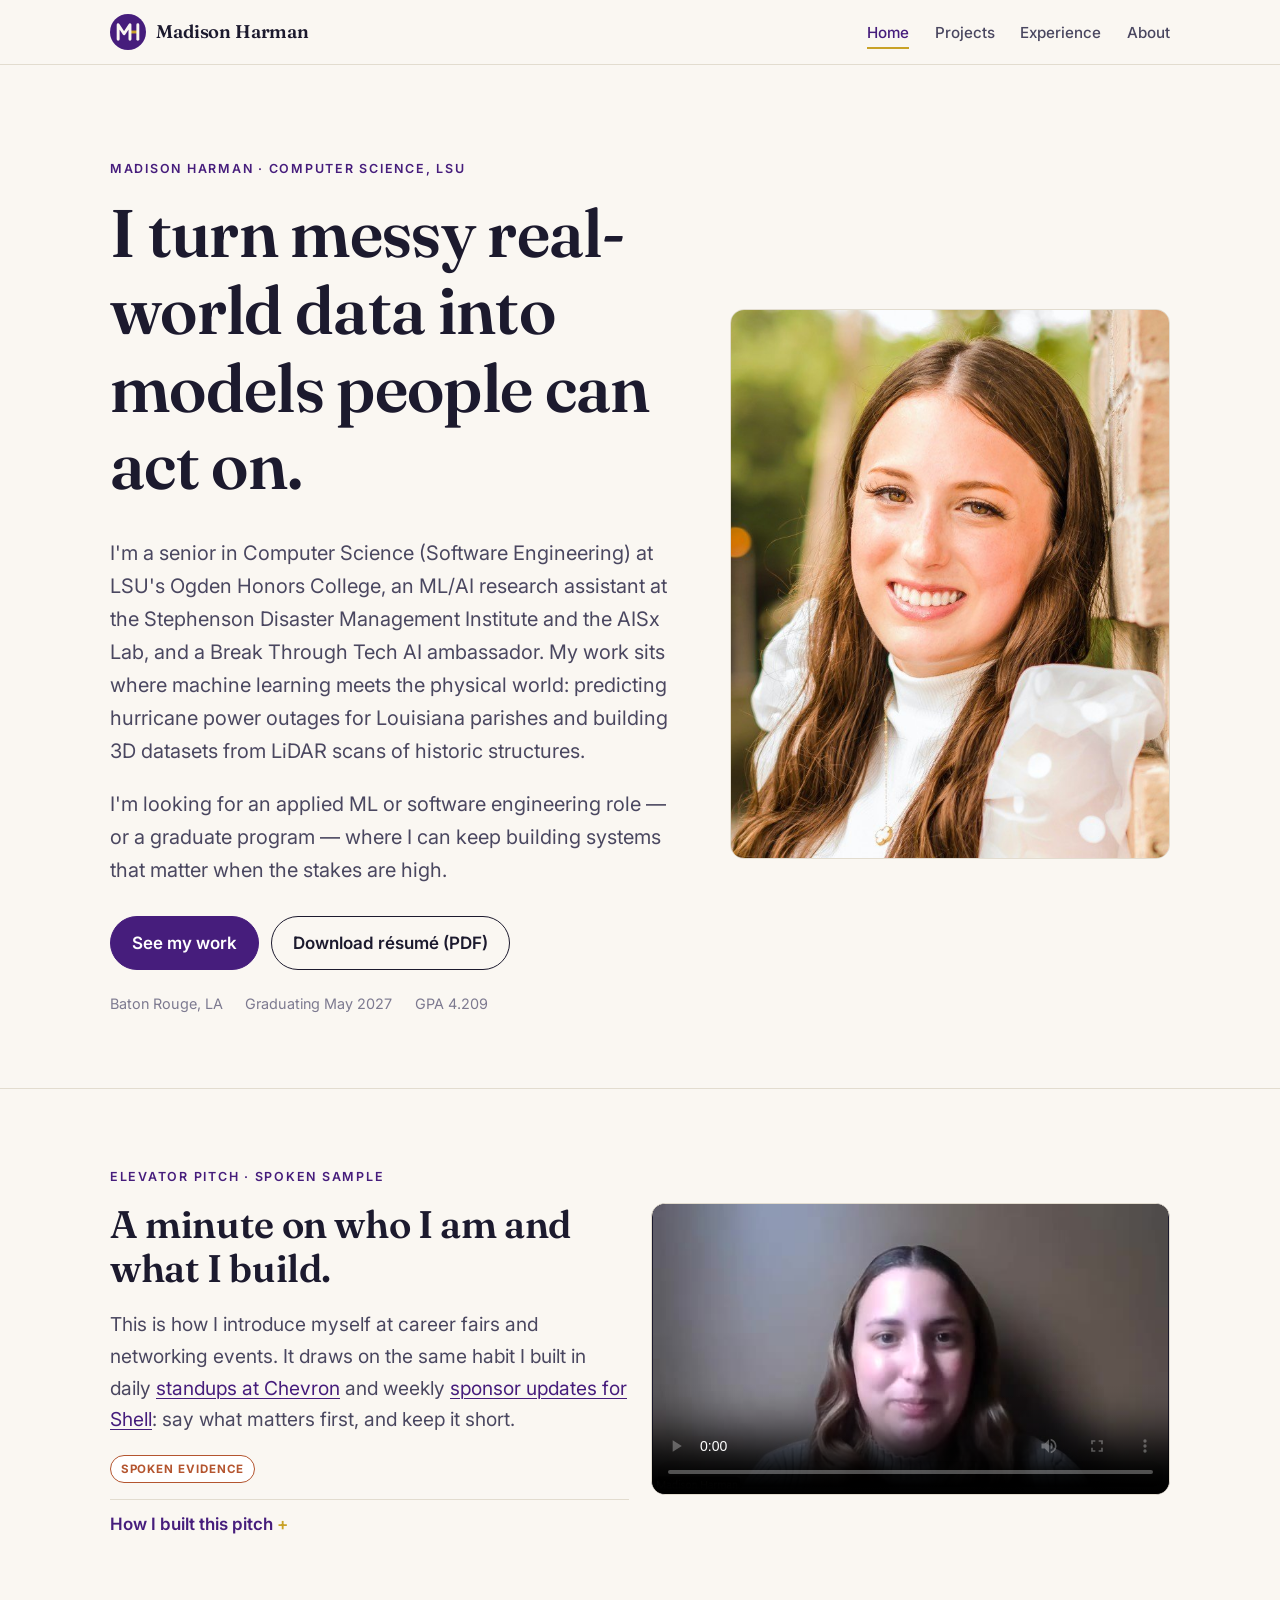
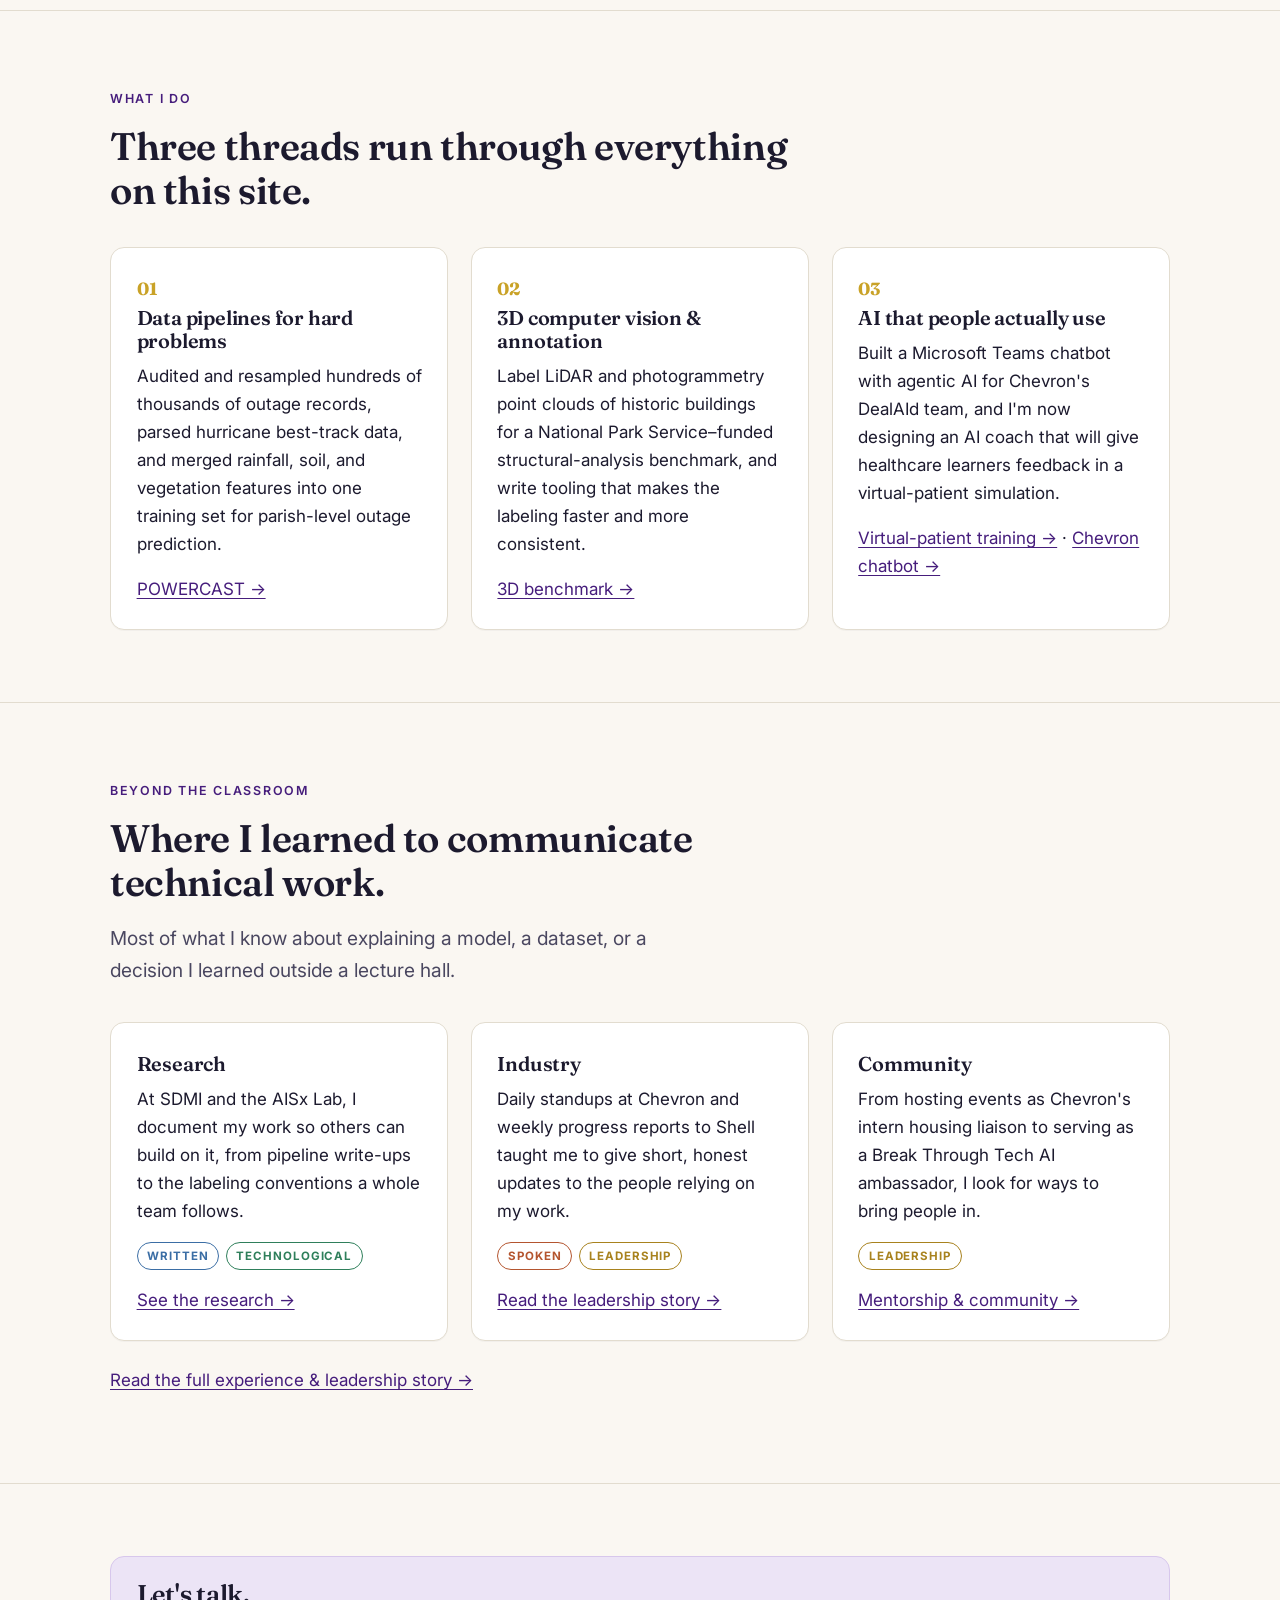
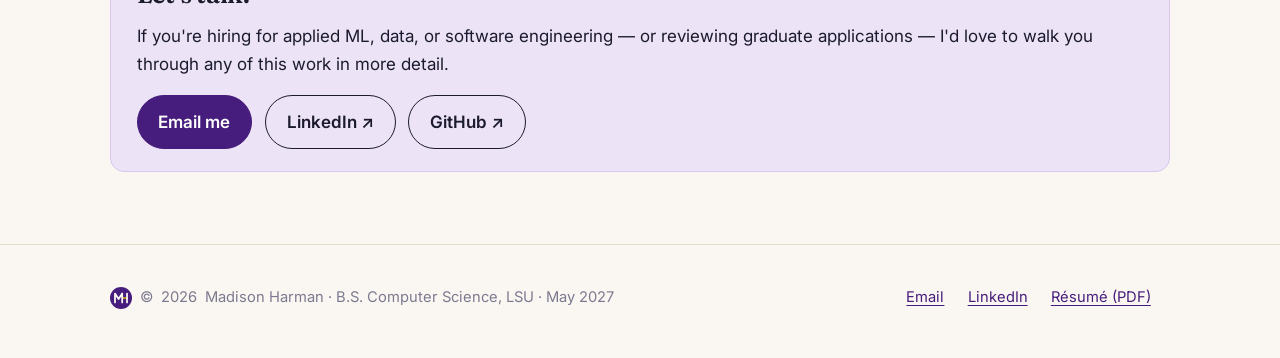
<file: index.html>
<!DOCTYPE html>
<html lang="en">
<head>
  <meta charset="utf-8">
  <meta name="viewport" content="width=device-width, initial-scale=1">
  <title>Madison Harman — Applied ML &amp; Software Engineering</title>
  <meta name="description" content="Madison Harman — LSU Computer Science (Software Engineering) student and ML/AI research assistant building data pipelines and 3D computer vision datasets for disaster response and historic preservation. Graduating May 2027.">
  <link rel="icon" href="favicon.svg" type="image/svg+xml">
  <link rel="icon" href="favicon.ico" sizes="32x32">
  <link rel="apple-touch-icon" href="apple-touch-icon.png">
  <meta name="theme-color" content="#461d7c">
  <meta property="og:image" content="assets/brand/mark-512.png">
  <link rel="preconnect" href="https://fonts.googleapis.com">
  <link href="https://fonts.googleapis.com/css2?family=Fraunces:wght@600;700&family=Inter:wght@400;500;600&display=swap" rel="stylesheet">
  <link rel="stylesheet" href="styles.css">
</head>
<body>
  <a class="skip" href="#main">Skip to content</a>

  <header class="site-header">
    <div class="wrap">
      <a class="brand" href="index.html" aria-label="Madison Harman, home">
        <img src="assets/brand/logo-mark.svg" alt="" width="36" height="36">
        <span class="brand-name">Madison Harman</span>
      </a>
      <nav aria-label="Primary">
        <button class="nav-toggle" aria-expanded="false" aria-controls="primary-nav">Menu</button>
        <ul id="primary-nav">
          <li><a href="index.html">Home</a></li>
          <li><a href="projects.html">Projects</a></li>
          <li><a href="experience.html">Experience</a></li>
          <li><a href="about.html">About</a></li>
        </ul>
      </nav>
    </div>
  </header>

  <main id="main">

    <!-- ================= HERO ================= -->
    <section class="hero">
      <div class="wrap hero-grid">
        <div>
          <span class="eyebrow">Madison Harman · Computer Science, LSU</span>
          <h1>I turn messy real-world data into models people can act on.</h1>
          <p class="intro">
            I'm a senior in Computer Science (Software Engineering) at LSU's Ogden Honors College, an ML/AI
            research assistant at the Stephenson Disaster Management Institute and the AISx Lab, and a Break Through
            Tech AI ambassador. My work sits where machine learning meets the physical world: predicting hurricane
            power outages for Louisiana parishes and building 3D datasets from LiDAR scans of historic structures.
          </p>
          <p class="intro">
            I'm looking for an applied ML or software engineering role — or a graduate program — where I can keep
            building systems that matter when the stakes are high.
          </p>
          <div class="btn-row">
            <a class="btn primary" href="projects.html">See my work</a>
            <a class="btn" href="assets/madison-harman-resume.pdf" download>Download résumé (PDF)</a>
          </div>
          <div class="hero-meta">
            <span>Baton Rouge, LA</span>
            <span>Graduating May 2027</span>
            <span>GPA 4.209</span>
          </div>
        </div>
        <div class="portrait">
          <img src="assets/madison-headshot.jpg" alt="Headshot of Madison Harman smiling, leaning against a brick wall outdoors.">
        </div>
      </div>
    </section>

    <!-- ================= ELEVATOR PITCH ================= -->
    <section id="pitch">
      <div class="wrap">
        <div class="grid-2" style="align-items:center;">
          <div>
            <span class="eyebrow">Elevator pitch · Spoken sample</span>
            <h2>A minute on who I am and what I build.</h2>
            <p class="lede">
              This is how I introduce myself at career fairs and networking events. It draws on the same habit I built in
              daily <a href="experience.html#leadership">standups at Chevron</a> and weekly <a href="projects.html#shell">sponsor updates for Shell</a>: say what matters first, and keep it short.
            </p>
            <div class="tags">
              <span class="tag spoken">Spoken evidence</span>
            </div>
            <details>
              <summary>How I built this pitch</summary>
              <p>
                Rather than listing every role, the pitch leads with the problem I care about — data that is incomplete,
                noisy, and tied to real consequences — and uses my experiences as proof. A good introduction is a story
                with a point, not a résumé read aloud.
              </p>
            </details>
          </div>
          <div class="video-frame">
            <video controls preload="metadata" playsinline poster="assets/pitch-poster.jpg" aria-label="Madison Harman elevator pitch video">
              <source src="assets/madison-elevator-pitch.mp4" type="video/mp4">
              Your browser does not support embedded video.
              <a href="assets/madison-elevator-pitch.mp4">Open the video</a>.
            </video>
          </div>
        </div>
      </div>
    </section>

    <!-- ================= THREE THREADS ================= -->
    <section>
      <div class="wrap">
        <div class="section-head">
          <span class="eyebrow">What I do</span>
          <h2>Three threads run through everything on this site.</h2>
        </div>
        <div class="grid-3">
          <article class="card">
            <div class="num">01</div>
            <h3>Data pipelines for hard problems</h3>
            <p>
              Audited and resampled hundreds of thousands of outage records, parsed hurricane best-track data,
              and merged rainfall, soil, and vegetation features into one training set for parish-level outage prediction.
            </p>
            <a href="projects.html#powercast">POWERCAST →</a>
          </article>
          <article class="card">
            <div class="num">02</div>
            <h3>3D computer vision &amp; annotation</h3>
            <p>
              Label LiDAR and photogrammetry point clouds of historic buildings for a National Park Service–funded
              structural-analysis benchmark, and write tooling that makes the labeling faster and more consistent.
            </p>
            <a href="projects.html#point-cloud">3D benchmark →</a>
          </article>
          <article class="card">
            <div class="num">03</div>
            <h3>AI that people actually use</h3>
            <p>
              Built a Microsoft Teams chatbot with agentic AI for Chevron's DealAId team, and I'm now designing an AI coach that
              will give healthcare learners feedback in a virtual-patient simulation.
            </p>
            <a href="projects.html#virtual-patient">Virtual-patient training →</a> · <a href="projects.html#chevron-bot">Chevron chatbot →</a>
          </article>
        </div>
      </div>
    </section>

    <!-- ================= BEYOND THE CLASSROOM ================= -->
    <section>
      <div class="wrap">
        <div class="section-head">
          <span class="eyebrow">Beyond the classroom</span>
          <h2>Where I learned to communicate technical work.</h2>
          <p class="lede">
            Most of what I know about explaining a model, a dataset, or a decision I learned outside a lecture hall.
          </p>
        </div>
        <div class="grid-3">
          <div class="card">
            <h3>Research</h3>
            <p>At SDMI and the AISx Lab, I document my work so others can build on it, from pipeline write-ups to the labeling conventions a whole team follows.</p>
            <div class="tags"><span class="tag written">Written</span><span class="tag tech">Technological</span></div>
            <a href="projects.html#powercast">See the research →</a>
          </div>
          <div class="card">
            <h3>Industry</h3>
            <p>Daily standups at Chevron and weekly progress reports to Shell taught me to give short, honest updates to the people relying on my work.</p>
            <div class="tags"><span class="tag spoken">Spoken</span><span class="tag lead">Leadership</span></div>
            <a href="experience.html#leadership">Read the leadership story →</a>
          </div>
          <div class="card">
            <h3>Community</h3>
            <p>From hosting events as Chevron's intern housing liaison to serving as a Break Through Tech AI ambassador, I look for ways to bring people in.</p>
            <div class="tags"><span class="tag lead">Leadership</span></div>
            <a href="experience.html#community">Mentorship &amp; community →</a>
          </div>
        </div>
        <p style="margin-top:1.6rem;"><a href="experience.html">Read the full experience &amp; leadership story →</a></p>
      </div>
    </section>

    <!-- ================= CTA ================= -->
    <section>
      <div class="wrap">
        <div class="callout callout-purple">
          <h2 style="font-size:1.6rem;">Let's talk.</h2>
          <p>
            If you're hiring for applied ML, data, or software engineering — or reviewing graduate applications —
            I'd love to walk you through any of this work in more detail.
          </p>
          <div class="btn-row" style="margin-top:.6rem;">
            <a class="btn primary" href="mailto:mharma6@lsu.edu">Email me</a>
            <a class="btn" href="https://www.linkedin.com/in/madison-harman-290242289/" target="_blank" rel="noopener">LinkedIn ↗</a>
            <a class="btn" href="https://github.com/MadisonHarman" target="_blank" rel="noopener">GitHub ↗</a>
          </div>
        </div>
      </div>
    </section>

  </main>

  <footer class="site-footer">
    <div class="wrap">
      <div class="footer-brand"><img src="assets/brand/logo-mark.svg" alt="" width="22" height="22"> © <span id="year"></span> Madison Harman · B.S. Computer Science, LSU · May 2027</div>
      <div>
        <a href="mailto:mharma6@lsu.edu">Email</a>
        <a href="https://www.linkedin.com/in/madison-harman-290242289/" target="_blank" rel="noopener">LinkedIn</a>
        <a href="assets/madison-harman-resume.pdf" download>Résumé (PDF)</a>
      </div>
    </div>
  </footer>

  <script src="script.js"></script>
</body>
</html>
</file>
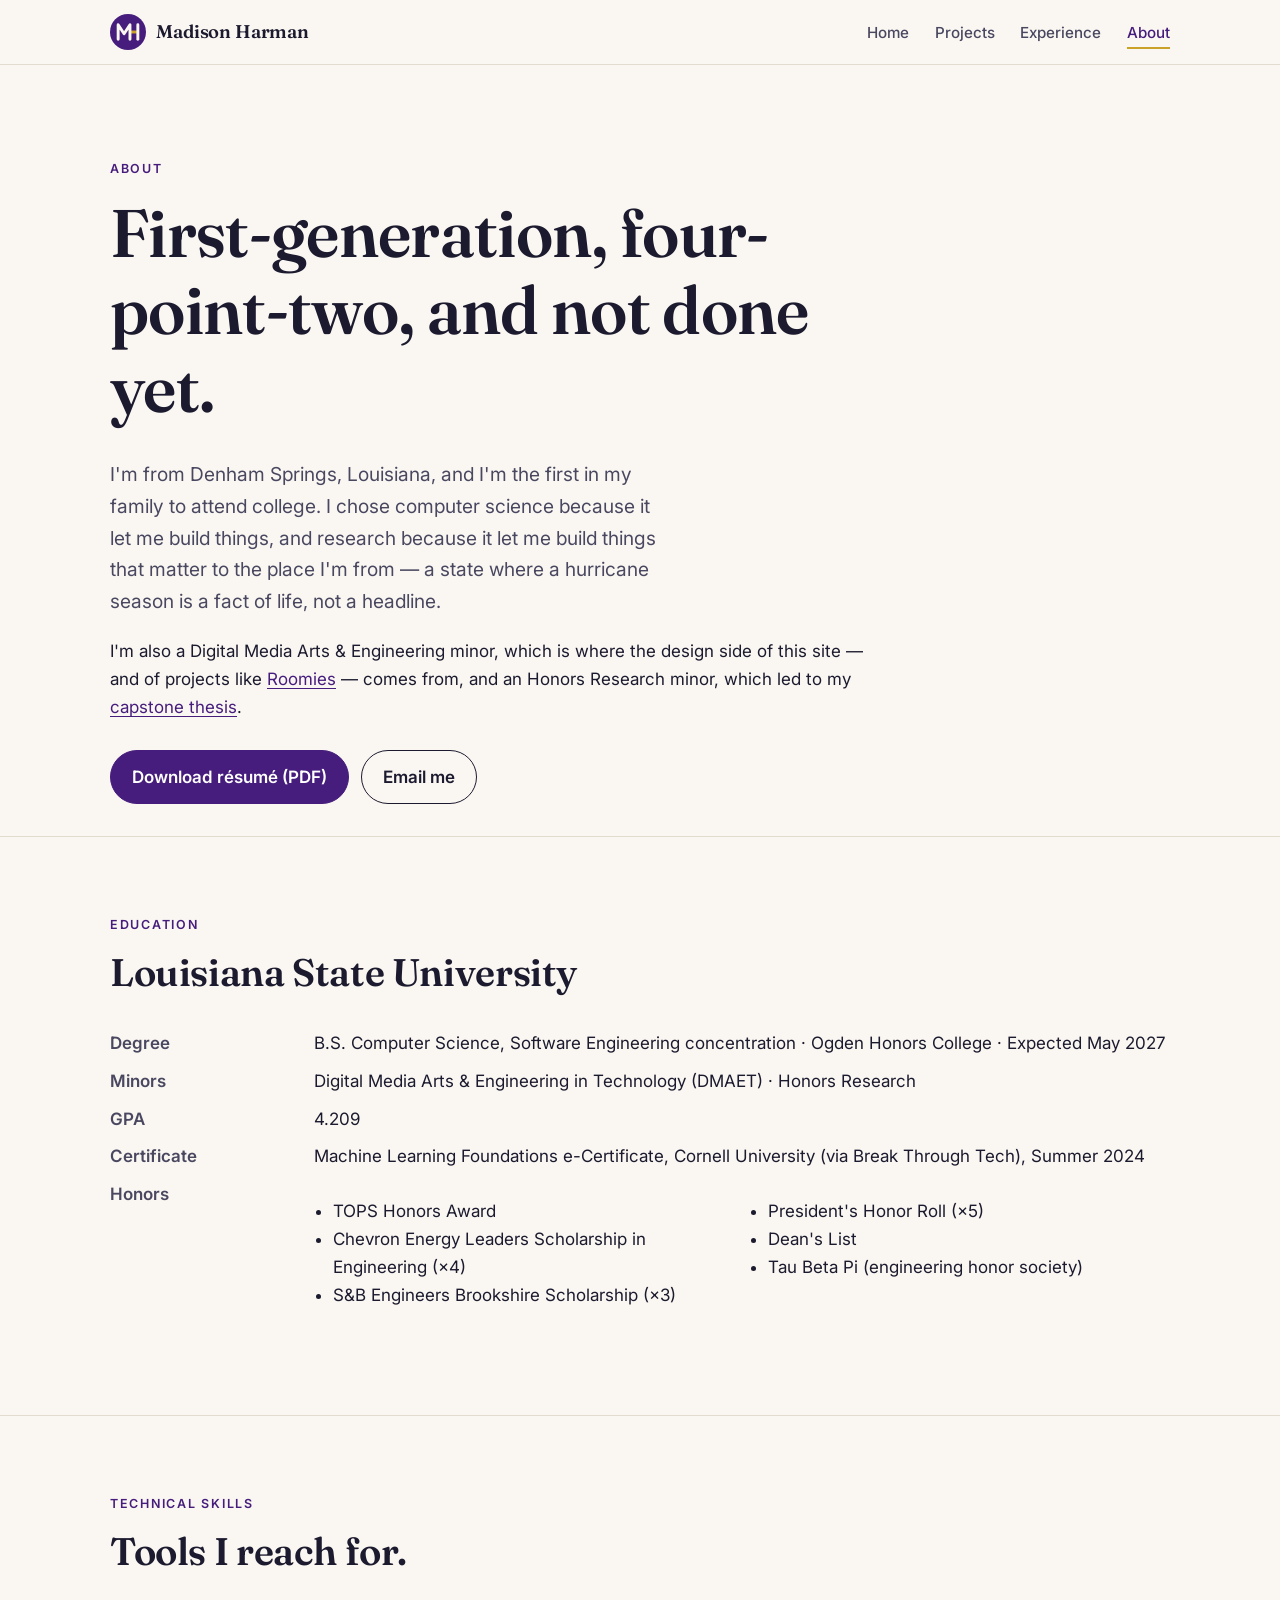
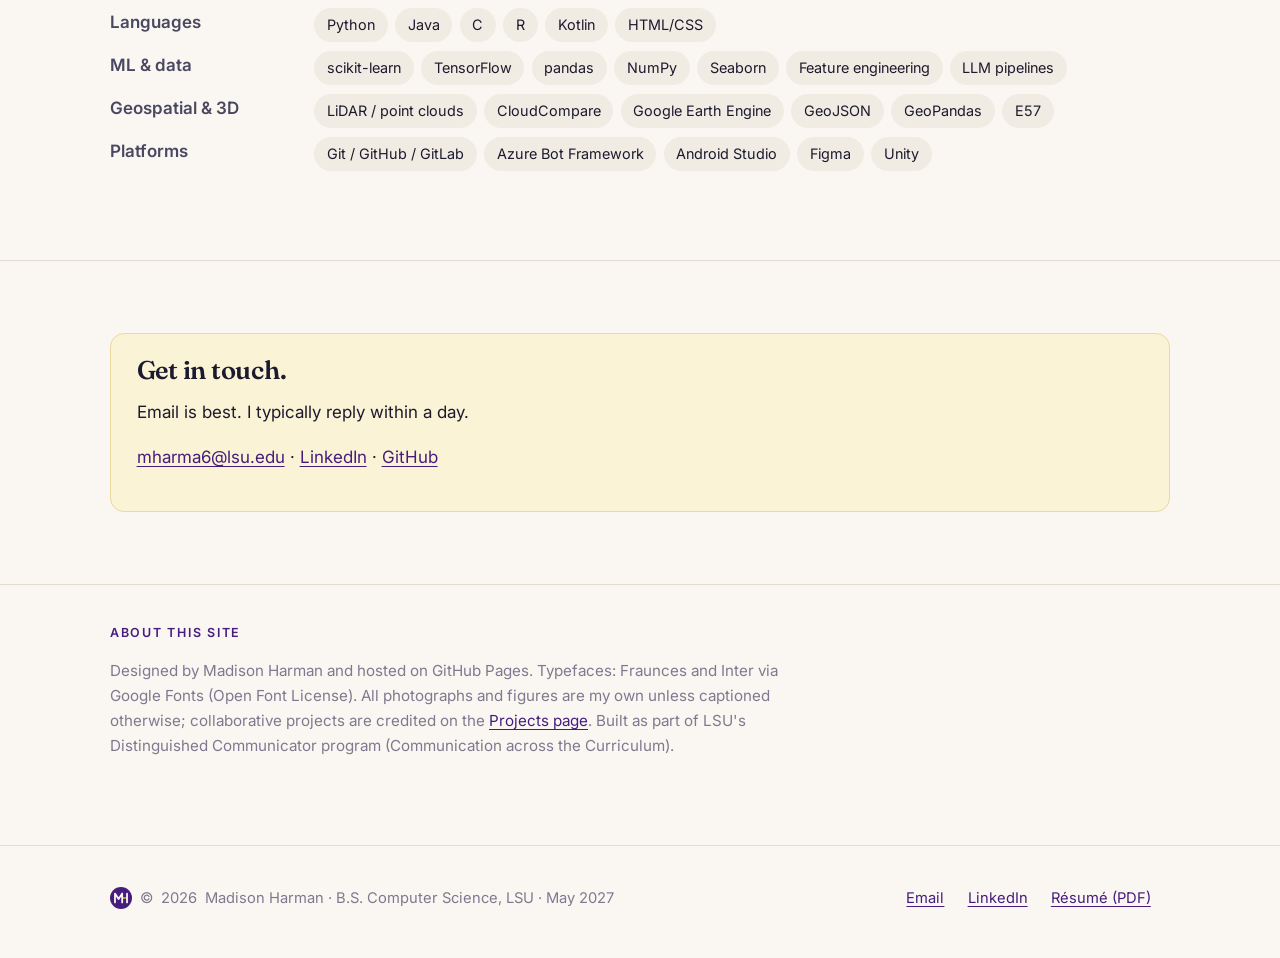
<file: about.html>
<!DOCTYPE html>
<html lang="en">
<head>
  <meta charset="utf-8">
  <meta name="viewport" content="width=device-width, initial-scale=1">
  <title>Madison Harman — About</title>
  <meta name="description" content="About Madison Harman: education, honors, technical skills, and how to get in touch.">
  <link rel="icon" href="favicon.svg" type="image/svg+xml">
  <link rel="icon" href="favicon.ico" sizes="32x32">
  <link rel="apple-touch-icon" href="apple-touch-icon.png">
  <meta name="theme-color" content="#461d7c">
  <meta property="og:image" content="assets/brand/mark-512.png">
  <link rel="preconnect" href="https://fonts.googleapis.com">
  <link href="https://fonts.googleapis.com/css2?family=Fraunces:wght@600;700&family=Inter:wght@400;500;600&display=swap" rel="stylesheet">
  <link rel="stylesheet" href="styles.css">
</head>
<body>
  <a class="skip" href="#main">Skip to content</a>

  <header class="site-header">
    <div class="wrap">
      <a class="brand" href="index.html" aria-label="Madison Harman, home">
        <img src="assets/brand/logo-mark.svg" alt="" width="36" height="36">
        <span class="brand-name">Madison Harman</span>
      </a>
      <nav aria-label="Primary">
        <button class="nav-toggle" aria-expanded="false" aria-controls="primary-nav">Menu</button>
        <ul id="primary-nav">
          <li><a href="index.html">Home</a></li>
          <li><a href="projects.html">Projects</a></li>
          <li><a href="experience.html">Experience</a></li>
          <li><a href="about.html">About</a></li>
        </ul>
      </nav>
    </div>
  </header>

  <main id="main">
    <section class="hero" style="padding-bottom:2rem;">
      <div class="wrap">
        <div style="max-width:760px;">
          <span class="eyebrow">About</span>
          <h1>First-generation, four-point-two, and not done yet.</h1>
          <p class="lede">
            I'm from Denham Springs, Louisiana, and I'm the first in my family to attend college. I chose
            computer science because it let me build things, and research because it let me build things that
            matter to the place I'm from — a state where a hurricane season is a fact of life, not a headline.
          </p>
          <p>
            I'm also a Digital Media Arts &amp; Engineering minor, which is where the design side of this site — and of
            projects like <a href="projects.html#roomies">Roomies</a> — comes from, and an Honors Research minor, which led to my
            <a href="projects.html#virtual-patient">capstone thesis</a>.
          </p>
          <div class="btn-row">
            <a class="btn primary" href="assets/madison-harman-resume.pdf" download>Download résumé (PDF)</a>
            <a class="btn" href="mailto:mharma6@lsu.edu">Email me</a>
          </div>
        </div>
      </div>
    </section>

    <!-- ================= EDUCATION ================= -->
    <section id="education">
      <div class="wrap">
        <div class="section-head">
          <span class="eyebrow">Education</span>
          <h2>Louisiana State University</h2>
        </div>
        <dl class="kv">
          <dt>Degree</dt>
          <dd>B.S. Computer Science, Software Engineering concentration · Ogden Honors College · Expected May 2027</dd>
          <dt>Minors</dt>
          <dd>Digital Media Arts &amp; Engineering in Technology (DMAET) · Honors Research</dd>
          <dt>GPA</dt>
          <dd>4.209</dd>
          <dt>Certificate</dt>
          <dd>Machine Learning Foundations e-Certificate, Cornell University (via Break Through Tech), Summer 2024</dd>
          <dt>Honors</dt>
          <dd>
            <ul class="honors">
              <li>TOPS Honors Award</li>
              <li>Chevron Energy Leaders Scholarship in Engineering (×4)</li>
              <li>S&amp;B Engineers Brookshire Scholarship (×3)</li>
              <li>President's Honor Roll (×5)</li>
              <li>Dean's List</li>
              <li>Tau Beta Pi (engineering honor society)</li>
            </ul>
          </dd>
        </dl>
      </div>
    </section>

    <!-- ================= SKILLS ================= -->
    <section>
      <div class="wrap">
        <div class="section-head">
          <span class="eyebrow">Technical skills</span>
          <h2>Tools I reach for.</h2>
        </div>
        <dl class="kv">
          <dt>Languages</dt>
          <dd><ul class="pill-list"><li>Python</li><li>Java</li><li>C</li><li>R</li><li>Kotlin</li><li>HTML/CSS</li></ul></dd>
          <dt>ML &amp; data</dt>
          <dd><ul class="pill-list"><li>scikit-learn</li><li>TensorFlow</li><li>pandas</li><li>NumPy</li><li>Seaborn</li><li>Feature engineering</li><li>LLM pipelines</li></ul></dd>
          <dt>Geospatial &amp; 3D</dt>
          <dd><ul class="pill-list"><li>LiDAR / point clouds</li><li>CloudCompare</li><li>Google Earth Engine</li><li>GeoJSON</li><li>GeoPandas</li><li>E57</li></ul></dd>
          <dt>Platforms</dt>
          <dd><ul class="pill-list"><li>Git / GitHub / GitLab</li><li>Azure Bot Framework</li><li>Android Studio</li><li>Figma</li><li>Unity</li></ul></dd>
        </dl>
      </div>
    </section>

    <!-- ================= CONTACT ================= -->
    <section>
      <div class="wrap">
        <div class="callout">
          <h2 style="font-size:1.6rem;">Get in touch.</h2>
          <p>Email is best. I typically reply within a day.</p>
          <p>
            <a href="mailto:mharma6@lsu.edu">mharma6@lsu.edu</a> ·
            <a href="https://www.linkedin.com/in/madison-harman-290242289/" target="_blank" rel="noopener">LinkedIn</a> ·
            <a href="https://github.com/MadisonHarman" target="_blank" rel="noopener">GitHub</a>
          </p>
        </div>
      </div>
    </section>

    <!-- ================= SITE CREDITS ================= -->
    <section style="padding-top:2rem;">
      <div class="wrap">
        <span class="eyebrow">About this site</span>
        <p style="color:var(--muted); font-size:.95rem; max-width:70ch;">
          Designed by Madison Harman and hosted on GitHub Pages. Typefaces:
          Fraunces and Inter via Google Fonts (Open Font License). All photographs and figures are my own unless captioned
          otherwise; collaborative projects are credited on the <a href="projects.html#credits">Projects page</a>. Built as
          part of LSU's Distinguished Communicator program (Communication across the Curriculum).
        </p>
      </div>
    </section>
  </main>

  <footer class="site-footer">
    <div class="wrap">
      <div class="footer-brand"><img src="assets/brand/logo-mark.svg" alt="" width="22" height="22"> © <span id="year"></span> Madison Harman · B.S. Computer Science, LSU · May 2027</div>
      <div>
        <a href="mailto:mharma6@lsu.edu">Email</a>
        <a href="https://www.linkedin.com/in/madison-harman-290242289/" target="_blank" rel="noopener">LinkedIn</a>
        <a href="assets/madison-harman-resume.pdf" download>Résumé (PDF)</a>
      </div>
    </div>
  </footer>

  <script src="script.js"></script>
</body>
</html>
</file>
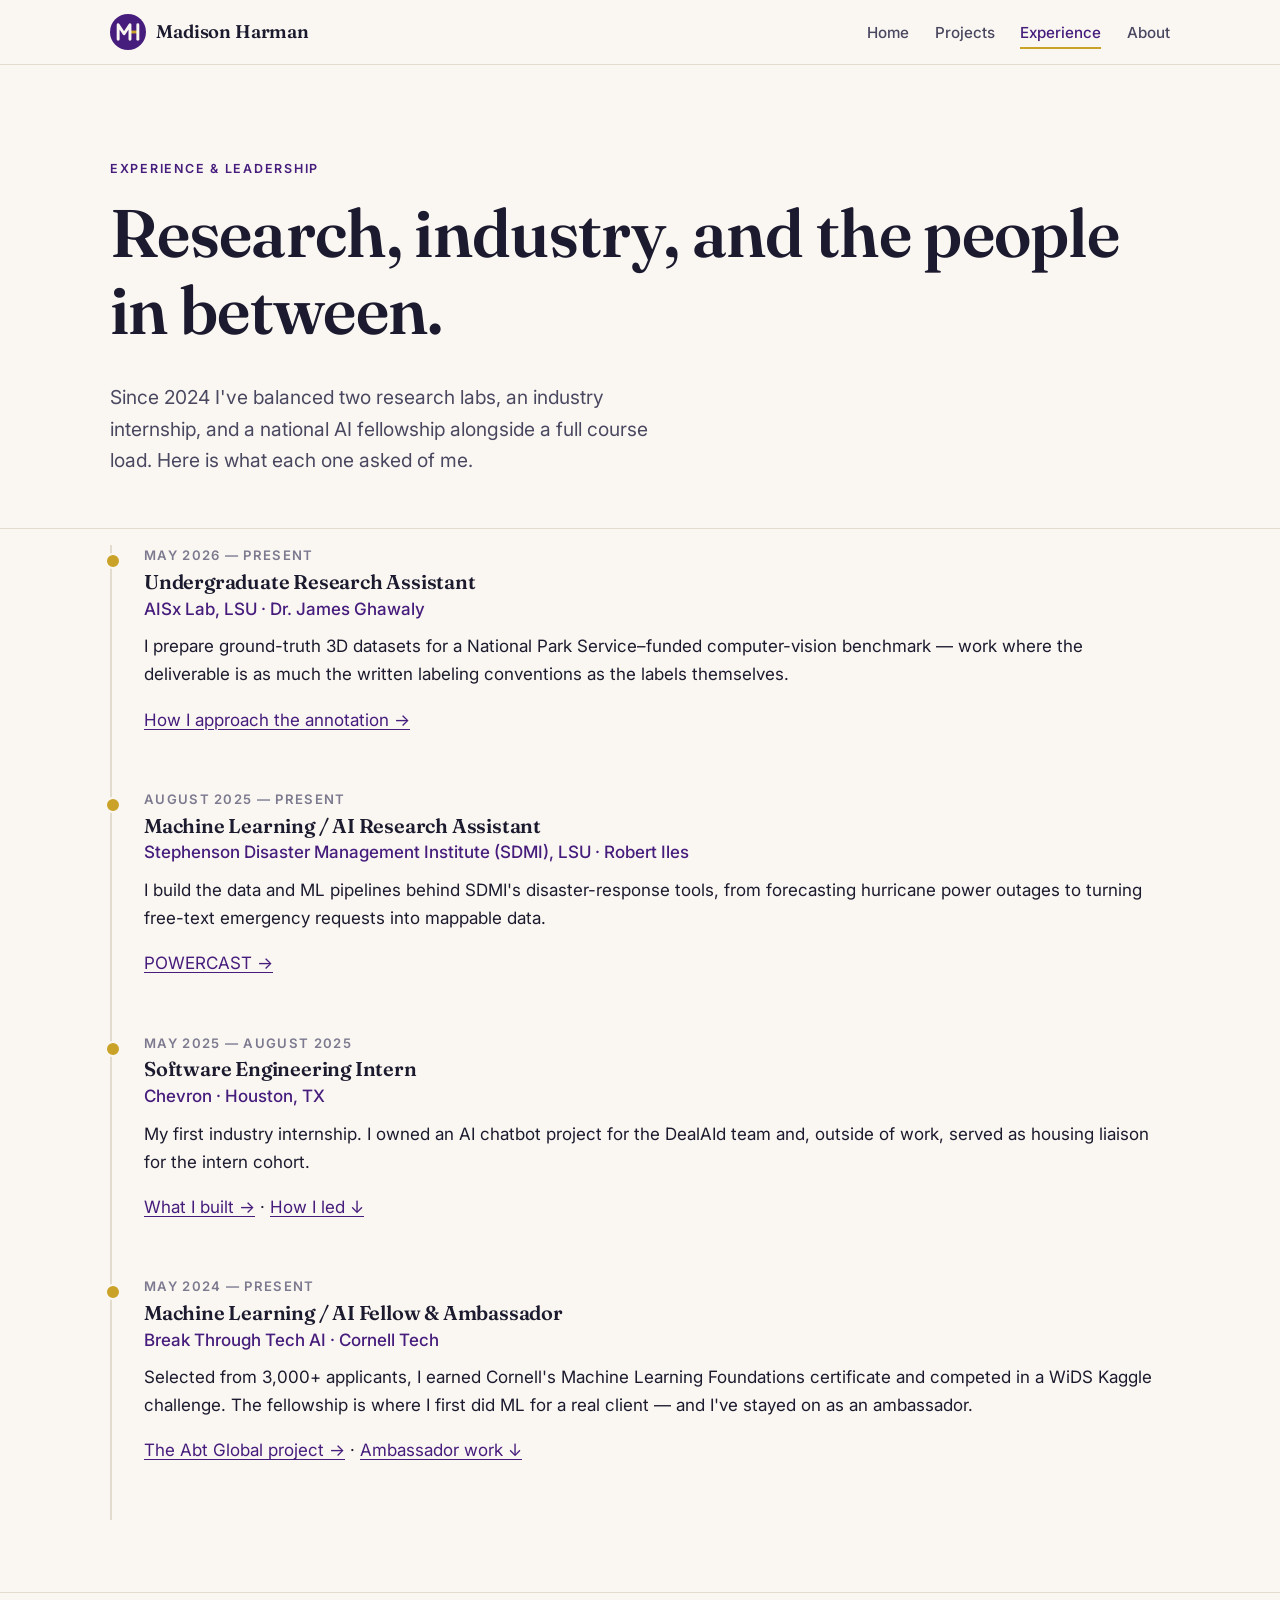
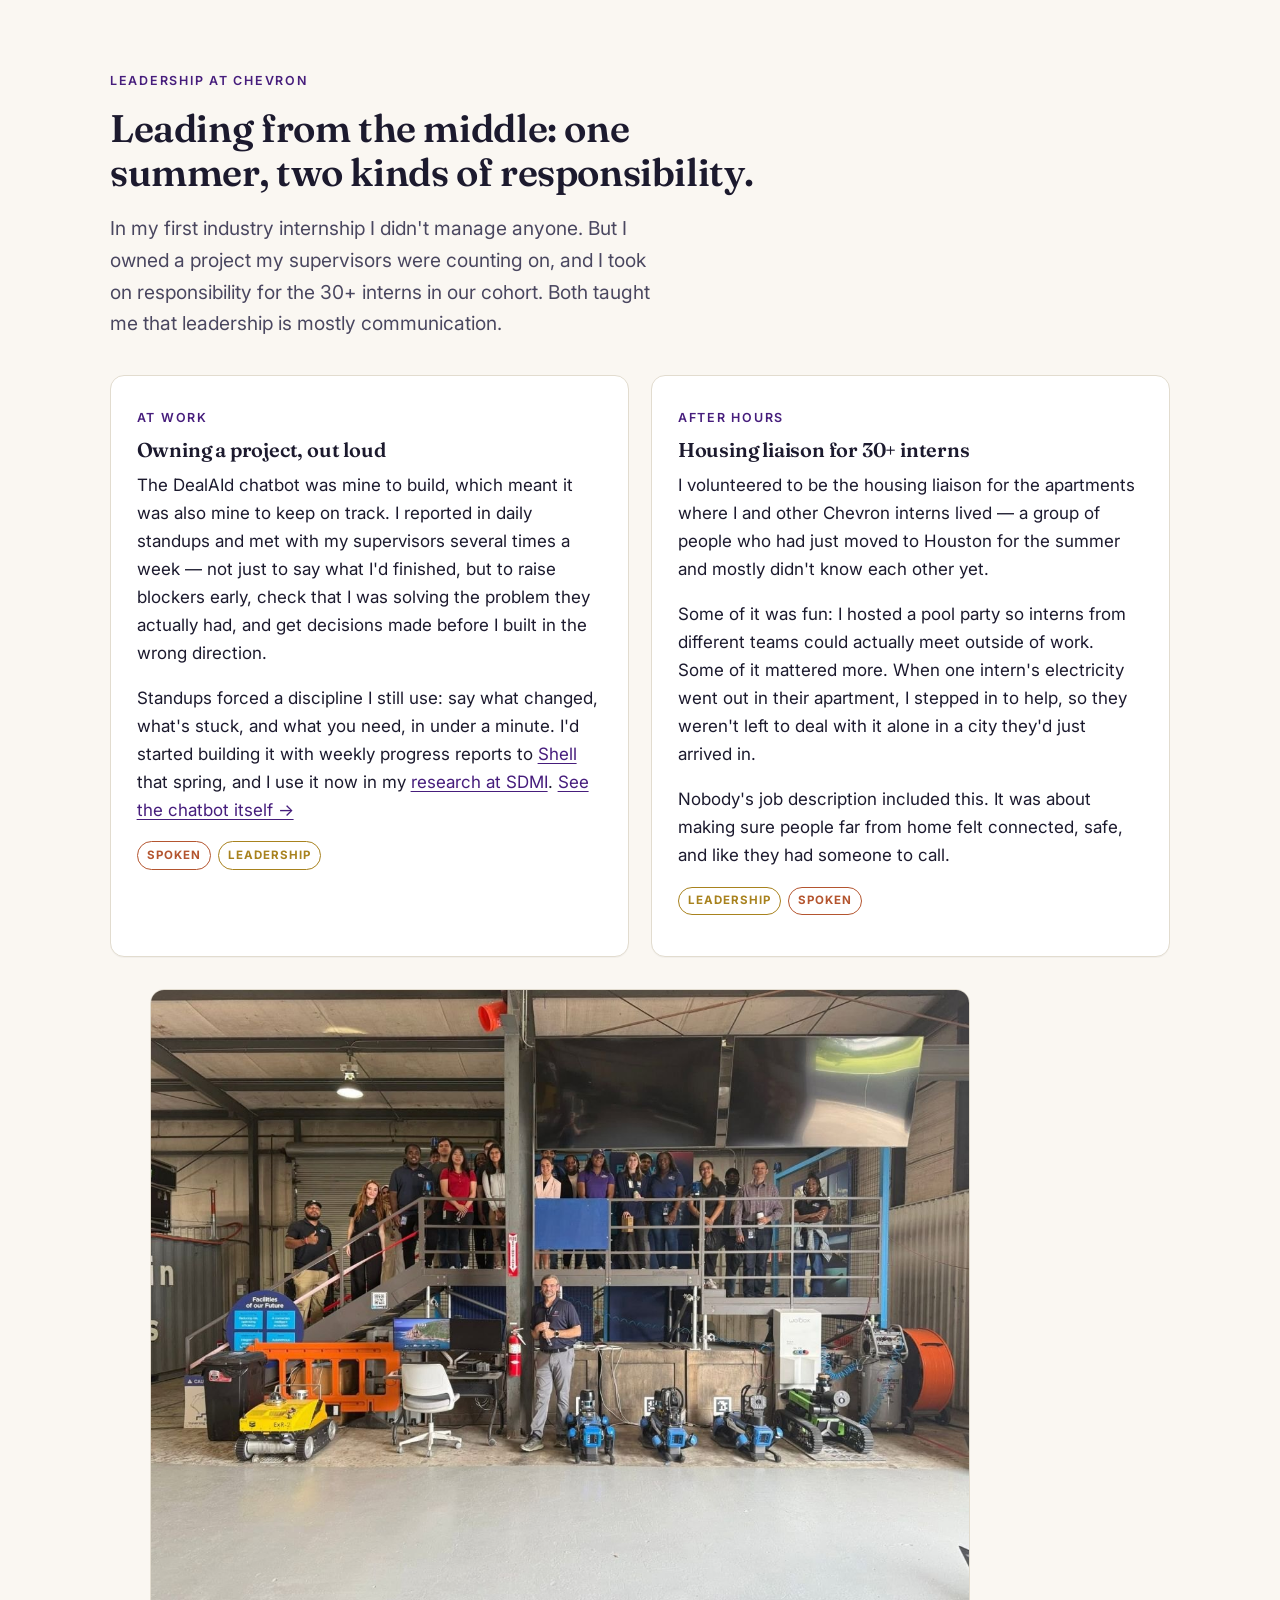
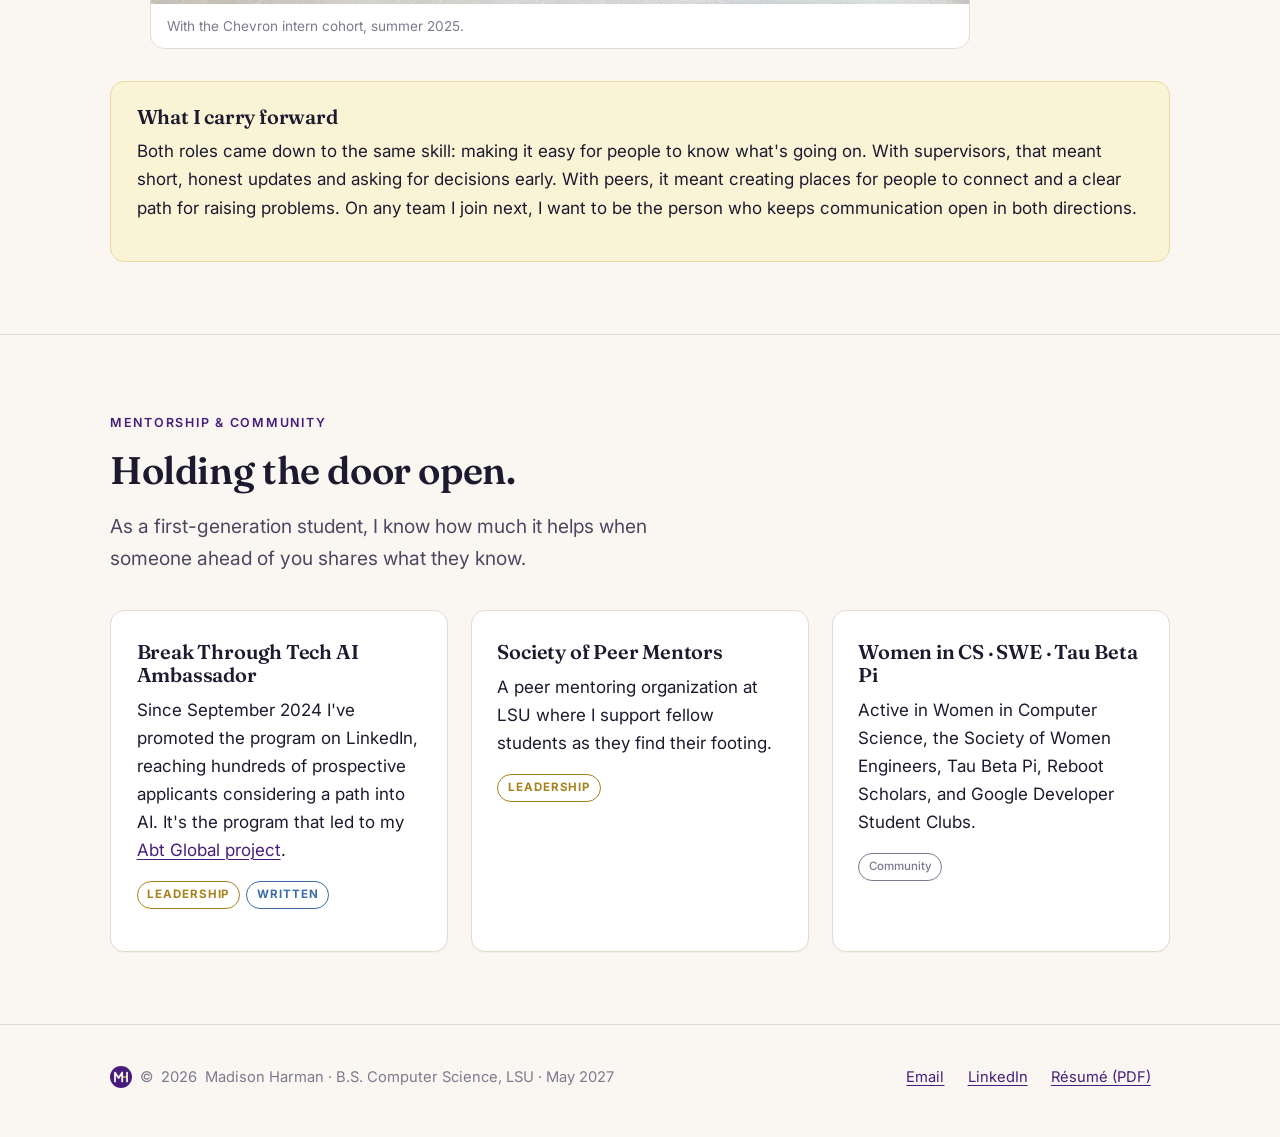
<file: experience.html>
<!DOCTYPE html>
<html lang="en">
<head>
  <meta charset="utf-8">
  <meta name="viewport" content="width=device-width, initial-scale=1">
  <title>Madison Harman — Experience &amp; Leadership</title>
  <meta name="description" content="Madison Harman's research, industry, and leadership experience: SDMI, AISx Lab, Chevron, and Break Through Tech AI.">
  <link rel="icon" href="favicon.svg" type="image/svg+xml">
  <link rel="icon" href="favicon.ico" sizes="32x32">
  <link rel="apple-touch-icon" href="apple-touch-icon.png">
  <meta name="theme-color" content="#461d7c">
  <meta property="og:image" content="assets/brand/mark-512.png">
  <link rel="preconnect" href="https://fonts.googleapis.com">
  <link href="https://fonts.googleapis.com/css2?family=Fraunces:wght@600;700&family=Inter:wght@400;500;600&display=swap" rel="stylesheet">
  <link rel="stylesheet" href="styles.css">
</head>
<body>
  <a class="skip" href="#main">Skip to content</a>

  <header class="site-header">
    <div class="wrap">
      <a class="brand" href="index.html" aria-label="Madison Harman, home">
        <img src="assets/brand/logo-mark.svg" alt="" width="36" height="36">
        <span class="brand-name">Madison Harman</span>
      </a>
      <nav aria-label="Primary">
        <button class="nav-toggle" aria-expanded="false" aria-controls="primary-nav">Menu</button>
        <ul id="primary-nav">
          <li><a href="index.html">Home</a></li>
          <li><a href="projects.html">Projects</a></li>
          <li><a href="experience.html">Experience</a></li>
          <li><a href="about.html">About</a></li>
        </ul>
      </nav>
    </div>
  </header>

  <main id="main">
    <section class="hero" style="padding-bottom:2rem;">
      <div class="wrap">
        <span class="eyebrow">Experience &amp; leadership</span>
        <h1>Research, industry, and the people in between.</h1>
        <p class="lede">
          Since 2024 I've balanced two research labs, an industry internship, and a national AI fellowship
          alongside a full course load. Here is what each one asked of me.
        </p>
      </div>
    </section>

    <!-- ================= TIMELINE ================= -->
    <section style="padding-top:1rem;">
      <div class="wrap">
        <ul class="timeline">

          <li id="exp-aisx">
            <div class="when">May 2026 — Present</div>
            <h3>Undergraduate Research Assistant</h3>
            <div class="org">AISx Lab, LSU · Dr. James Ghawaly</div>
            <p>
              I prepare ground-truth 3D datasets for a National Park Service–funded computer-vision benchmark — work where
              the deliverable is as much the written labeling conventions as the labels themselves.
            </p>
            <p><a href="projects.html#point-cloud">How I approach the annotation →</a></p>
          </li>

          <li id="exp-sdmi">
            <div class="when">August 2025 — Present</div>
            <h3>Machine Learning / AI Research Assistant</h3>
            <div class="org">Stephenson Disaster Management Institute (SDMI), LSU · Robert Iles</div>
            <p>
              I build the data and ML pipelines behind SDMI's disaster-response tools, from forecasting hurricane power
              outages to turning free-text emergency requests into mappable data.
            </p>
            <p><a href="projects.html#powercast">POWERCAST →</a></p>
          </li>

          <li id="exp-chevron">
            <div class="when">May 2025 — August 2025</div>
            <h3>Software Engineering Intern</h3>
            <div class="org">Chevron · Houston, TX</div>
            <p>
              My first industry internship. I owned an AI chatbot project for the DealAId team and, outside of work, served as
              housing liaison for the intern cohort.
            </p>
            <p><a href="projects.html#chevron-bot">What I built →</a> · <a href="#leadership">How I led ↓</a></p>
          </li>

          <li id="exp-btt">
            <div class="when">May 2024 — Present</div>
            <h3>Machine Learning / AI Fellow &amp; Ambassador</h3>
            <div class="org">Break Through Tech AI · Cornell Tech</div>
            <p>
              Selected from 3,000+ applicants, I earned Cornell's Machine Learning Foundations certificate and competed in a
              WiDS Kaggle challenge. The fellowship is where I first did ML for a real client — and I've stayed on as an ambassador.
            </p>
            <p><a href="projects.html#abt-global">The Abt Global project →</a> · <a href="#community">Ambassador work ↓</a></p>
          </li>

        </ul>
      </div>
    </section>

    <!-- ================= LEADERSHIP STORY ================= -->
    <section id="leadership">
      <div class="wrap">
        <div class="section-head">
          <span class="eyebrow">Leadership at Chevron</span>
          <h2>Leading from the middle: one summer, two kinds of responsibility.</h2>
          <p class="lede">
            In my first industry internship I didn't manage anyone. But I owned a project my supervisors were counting on, and I took on
            responsibility for the 30+ interns in our cohort. Both taught me that leadership is mostly communication.
          </p>
        </div>

        <div class="grid-2">
          <article class="card">
            <span class="eyebrow" style="margin-bottom:.4rem;">At work</span>
            <h3>Owning a project, out loud</h3>
            <p>
              The DealAId chatbot was mine to build, which meant it was also mine to keep on track. I reported in daily
              standups and met with my supervisors several times a week — not just to say what I'd finished, but to raise
              blockers early, check that I was solving the problem they actually had, and get decisions made before I
              built in the wrong direction.
            </p>
            <p>
              Standups forced a discipline I still use: say what changed, what's stuck, and what you need, in under a minute.
              I'd started building it with weekly progress reports to <a href="projects.html#shell">Shell</a> that spring,
              and I use it now in my <a href="#exp-sdmi">research at SDMI</a>. <a href="projects.html#chevron-bot">See the chatbot itself →</a>
            </p>
            <div class="tags"><span class="tag spoken">Spoken</span><span class="tag lead">Leadership</span></div>
          </article>

          <article class="card">
            <span class="eyebrow" style="margin-bottom:.4rem;">After hours</span>
            <h3>Housing liaison for 30+ interns</h3>
            <p>
              I volunteered to be the housing liaison for the apartments where I and other Chevron interns lived — a group of
              people who had just moved to Houston for the summer and mostly didn't know each other yet.
            </p>
            <p>
              Some of it was fun: I hosted a pool party so interns from different teams could actually meet outside of work.
              Some of it mattered more. When one intern's electricity went out in their apartment, I stepped in to help, so they weren't left to deal with it alone in a city they'd just arrived in.
            </p>
            <p>
              Nobody's job description included this. It was about making sure people far from home felt connected,
              safe, and like they had someone to call.
            </p>
            <div class="tags"><span class="tag lead">Leadership</span><span class="tag spoken">Spoken</span></div>
          </article>
        </div>

        <figure class="figure" style="margin-top:2rem; max-width:820px;">
          <img src="assets/chevron-intern-group.jpg" alt="A large group of Chevron interns standing on a staircase and platform in an industrial facility, with inspection robots lined up on the floor in front of them." loading="lazy">
          <figcaption>With the Chevron intern cohort, summer 2025.</figcaption>
        </figure>

        <div class="callout" style="margin-top:2rem;">
          <h3 style="margin-bottom:.6rem;">What I carry forward</h3>
          <p>
            Both roles came down to the same skill: making it easy for people to know what's going on. With supervisors,
            that meant short, honest updates and asking for decisions early. With peers, it meant creating places for people
            to connect and a clear path for raising problems. On any team I join next, I want to be the person who keeps
            communication open in both directions.
          </p>
        </div>
      </div>
    </section>

    <!-- ================= COMMUNITY ================= -->
    <section id="community">
      <div class="wrap">
        <div class="section-head">
          <span class="eyebrow">Mentorship &amp; community</span>
          <h2>Holding the door open.</h2>
          <p class="lede">As a first-generation student, I know how much it helps when someone ahead of you shares what they know.</p>
        </div>
        <div class="grid-3">
          <div class="card">
            <h3>Break Through Tech AI Ambassador</h3>
            <p>Since September 2024 I've promoted the program on LinkedIn, reaching hundreds of prospective applicants considering a path into AI. It's the program that led to my <a href="projects.html#abt-global">Abt Global project</a>.</p>
            <div class="tags"><span class="tag lead">Leadership</span><span class="tag written">Written</span></div>
          </div>
          <div class="card">
            <h3>Society of Peer Mentors</h3>
            <p>A peer mentoring organization at LSU where I support fellow students as they find their footing.</p>
            <div class="tags"><span class="tag lead">Leadership</span></div>
          </div>
          <div class="card">
            <h3>Women in CS · SWE · Tau Beta Pi</h3>
            <p>Active in Women in Computer Science, the Society of Women Engineers, Tau Beta Pi, Reboot Scholars, and Google Developer Student Clubs.</p>
            <div class="tags"><span class="tag plain">Community</span></div>
          </div>
        </div>
      </div>
    </section>

  </main>

  <footer class="site-footer">
    <div class="wrap">
      <div class="footer-brand"><img src="assets/brand/logo-mark.svg" alt="" width="22" height="22"> © <span id="year"></span> Madison Harman · B.S. Computer Science, LSU · May 2027</div>
      <div>
        <a href="mailto:mharma6@lsu.edu">Email</a>
        <a href="https://www.linkedin.com/in/madison-harman-290242289/" target="_blank" rel="noopener">LinkedIn</a>
        <a href="assets/madison-harman-resume.pdf" download>Résumé (PDF)</a>
      </div>
    </div>
  </footer>

  <script src="script.js"></script>
</body>
</html>
</file>
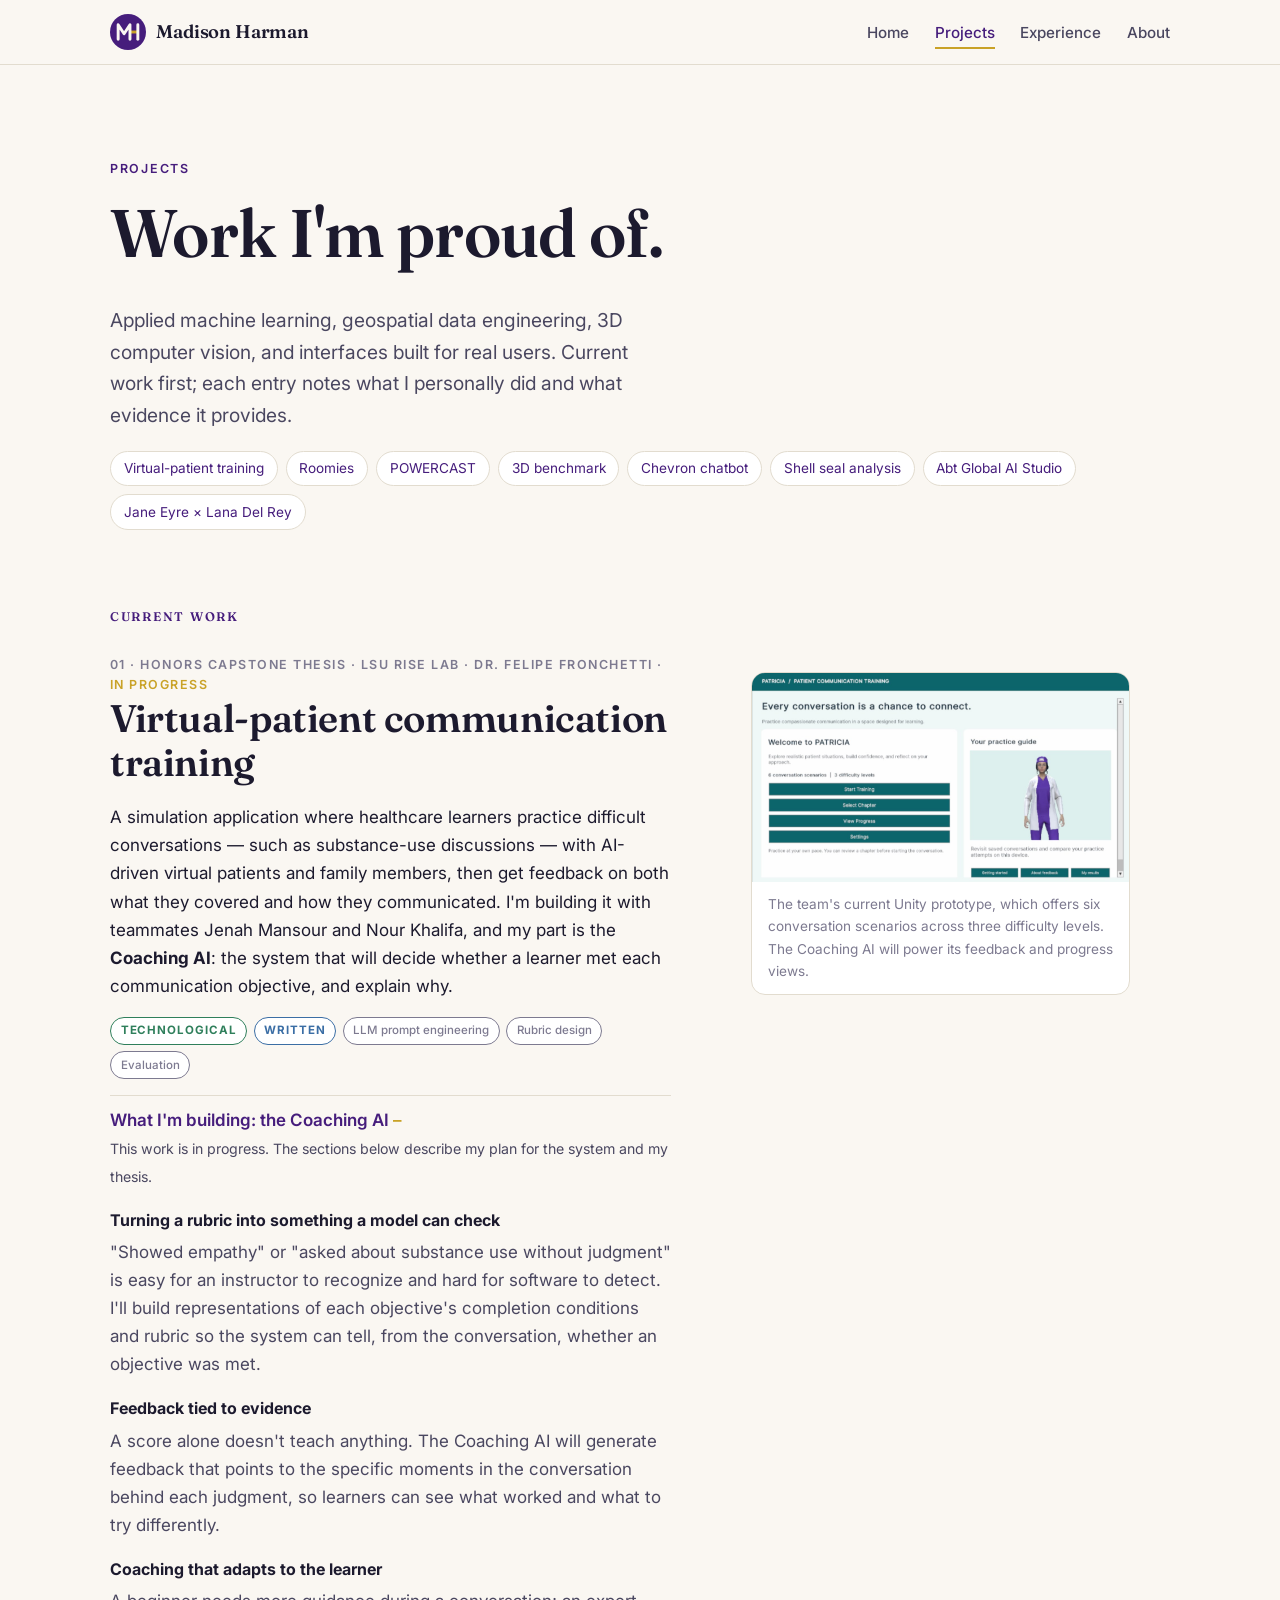
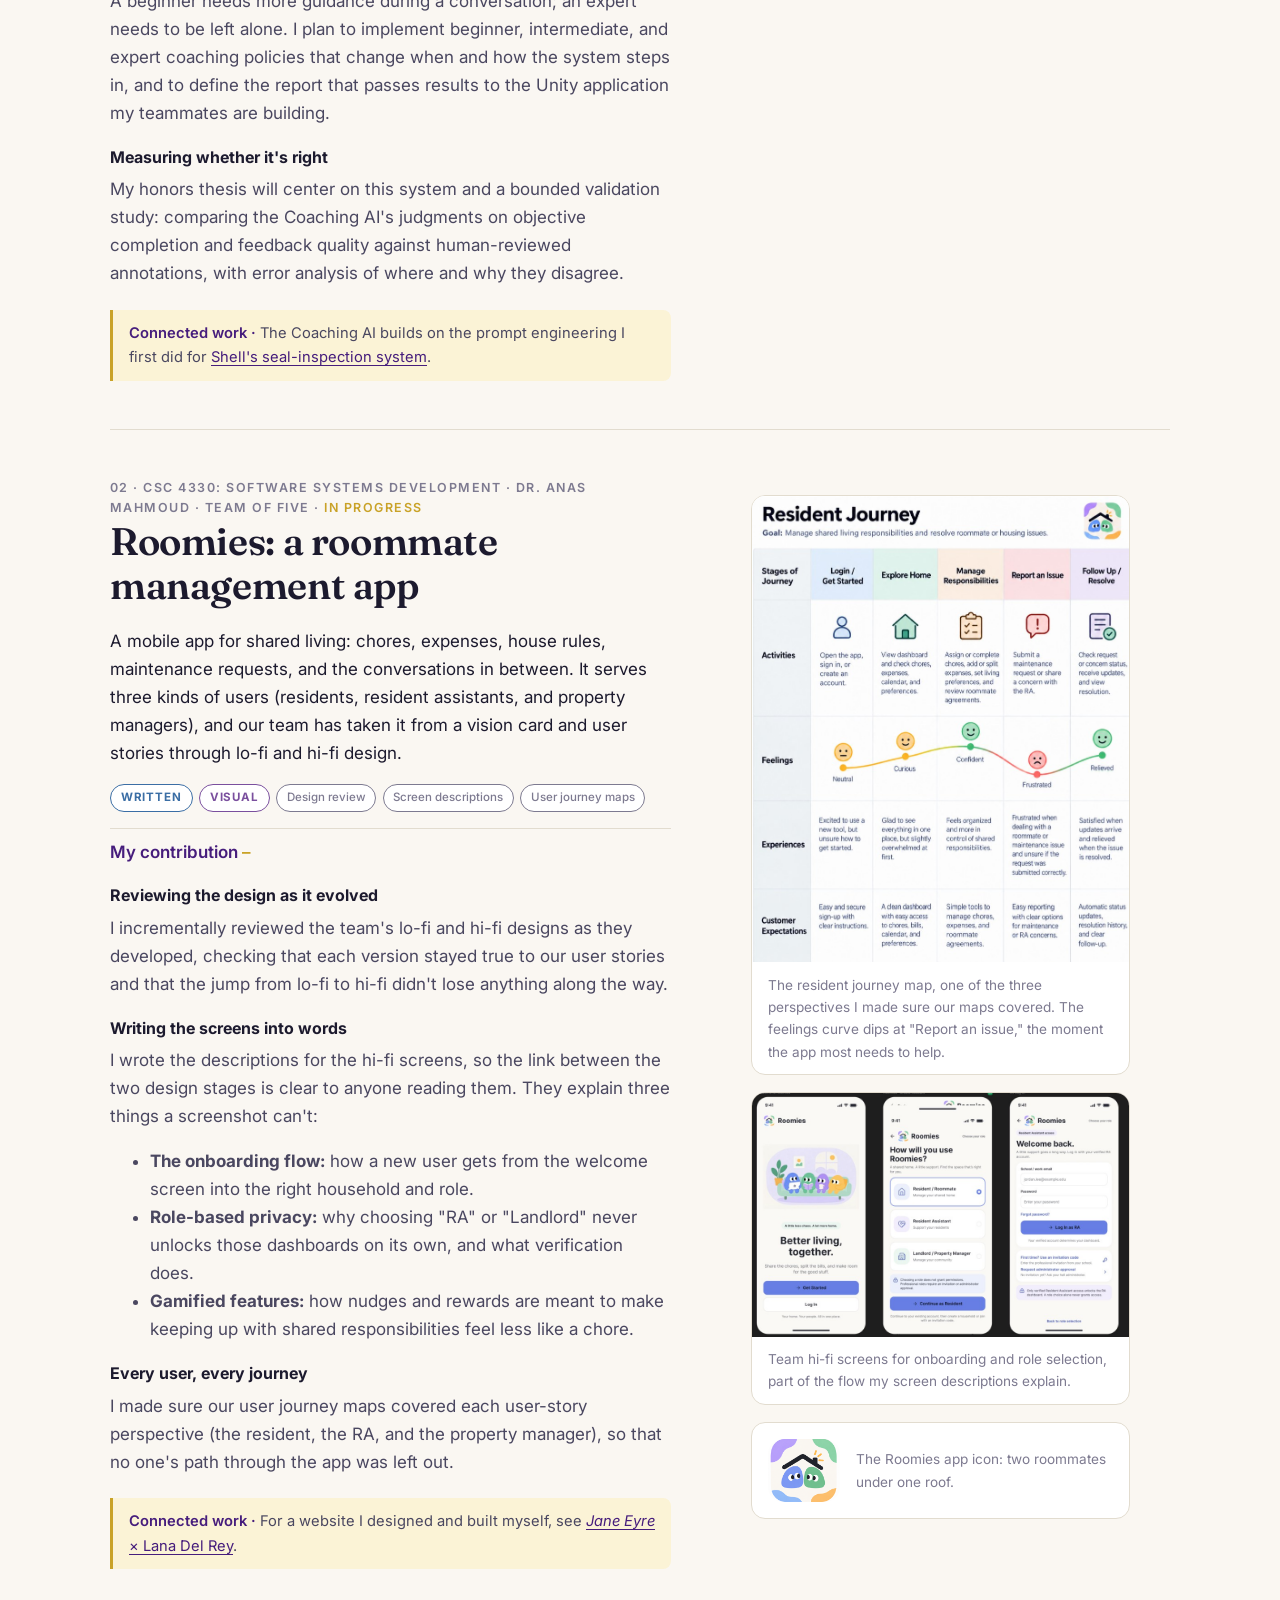
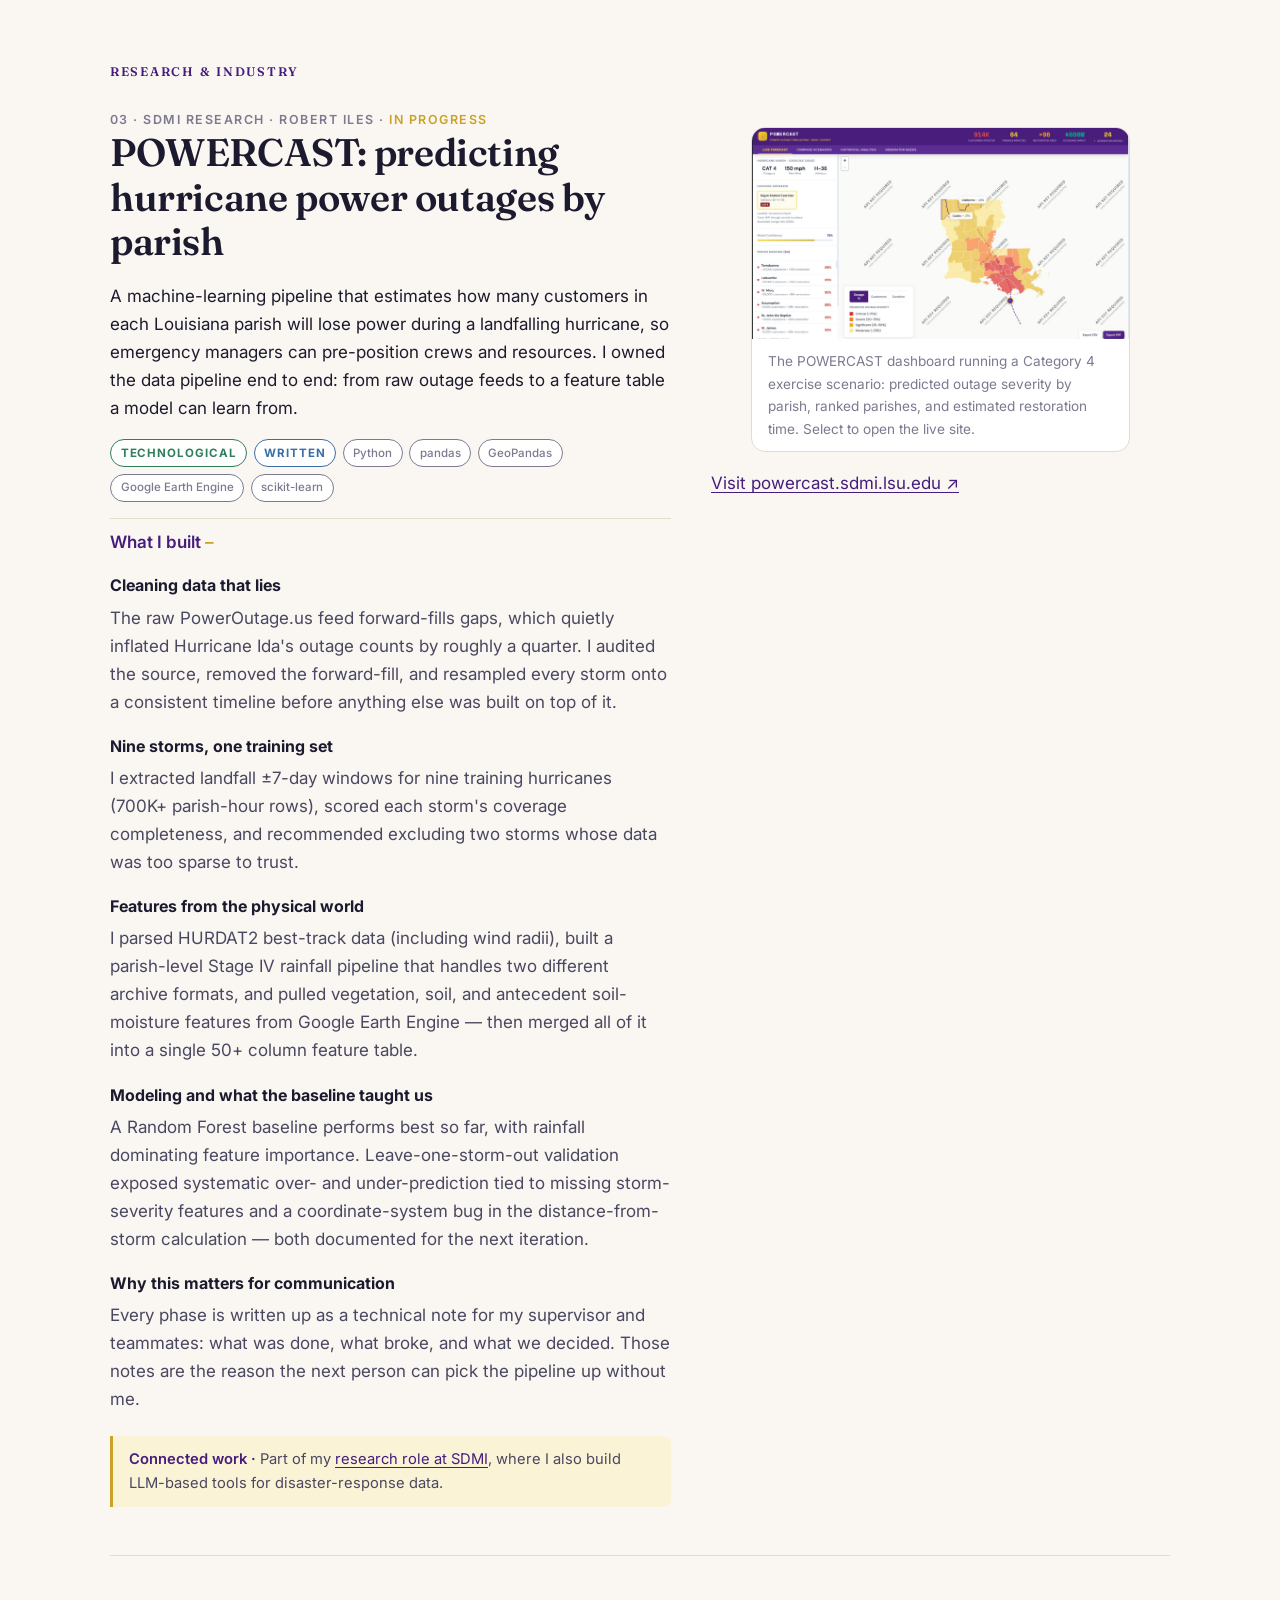
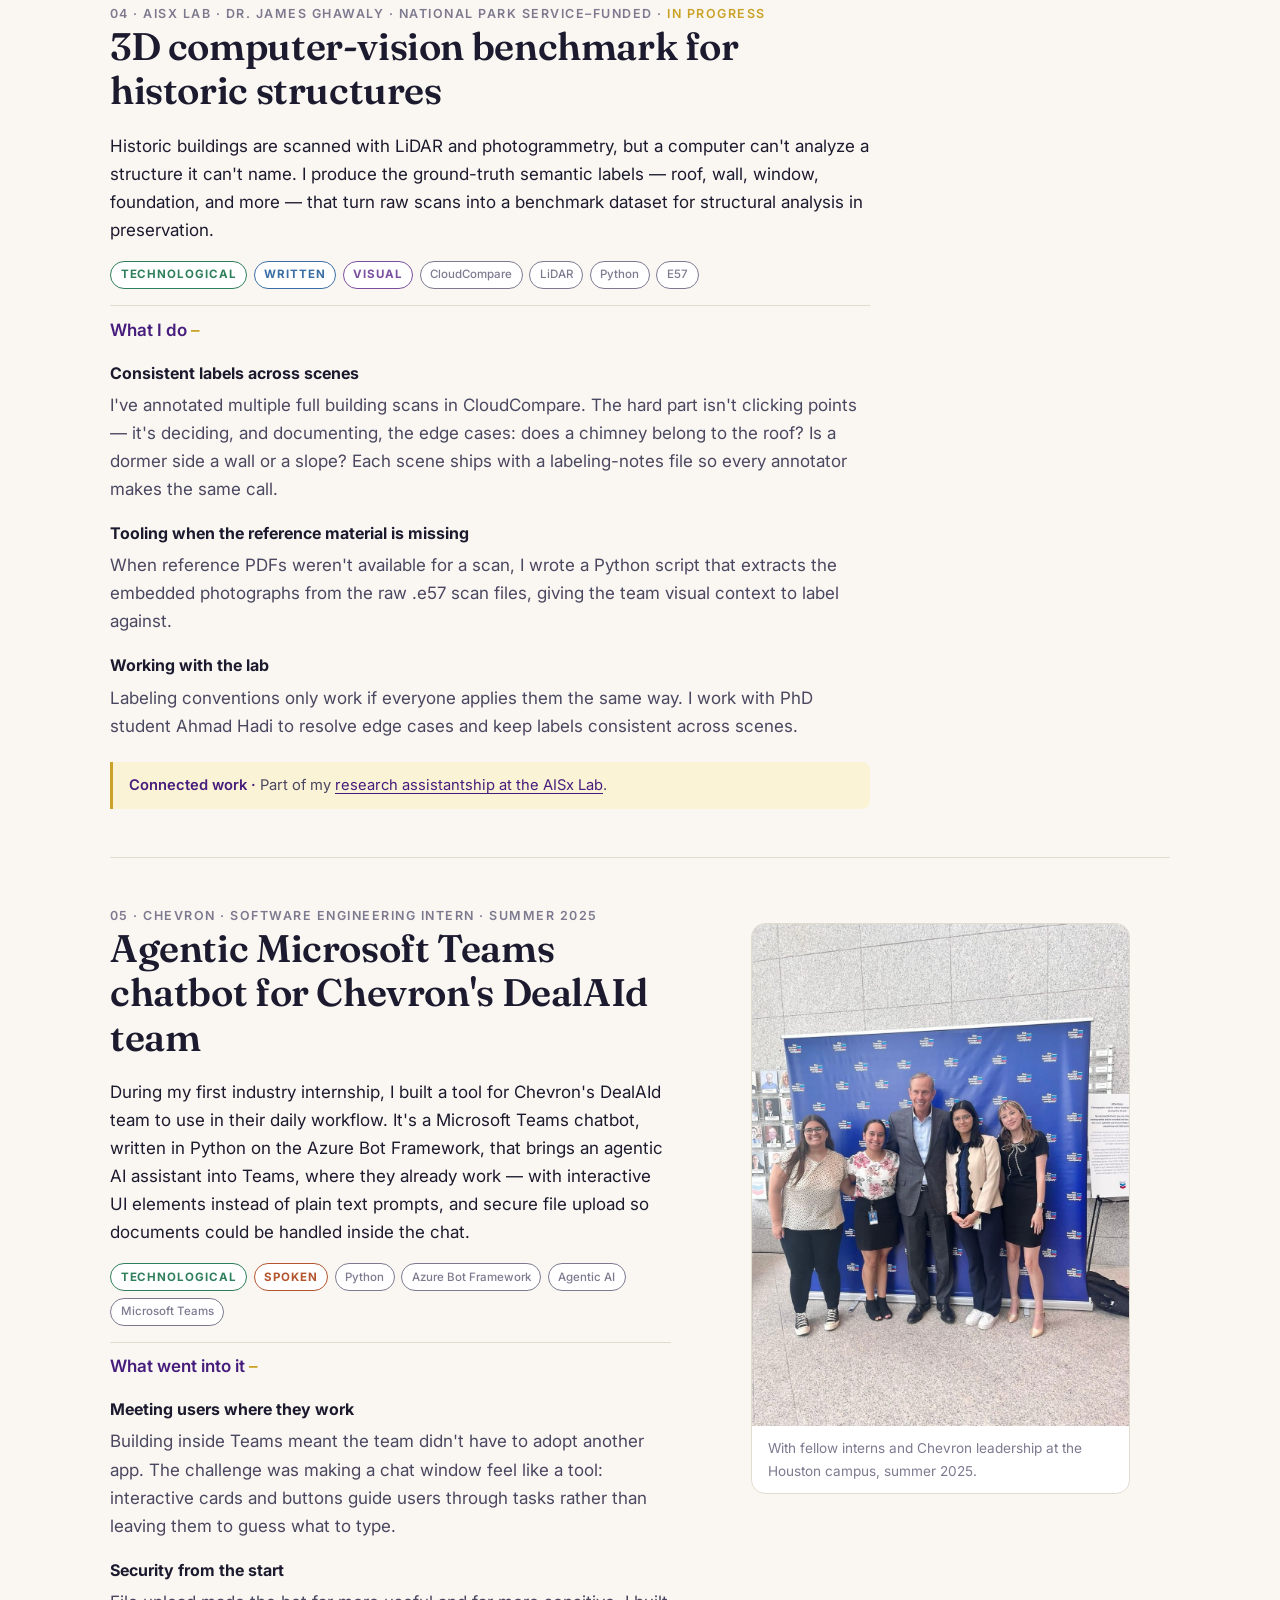
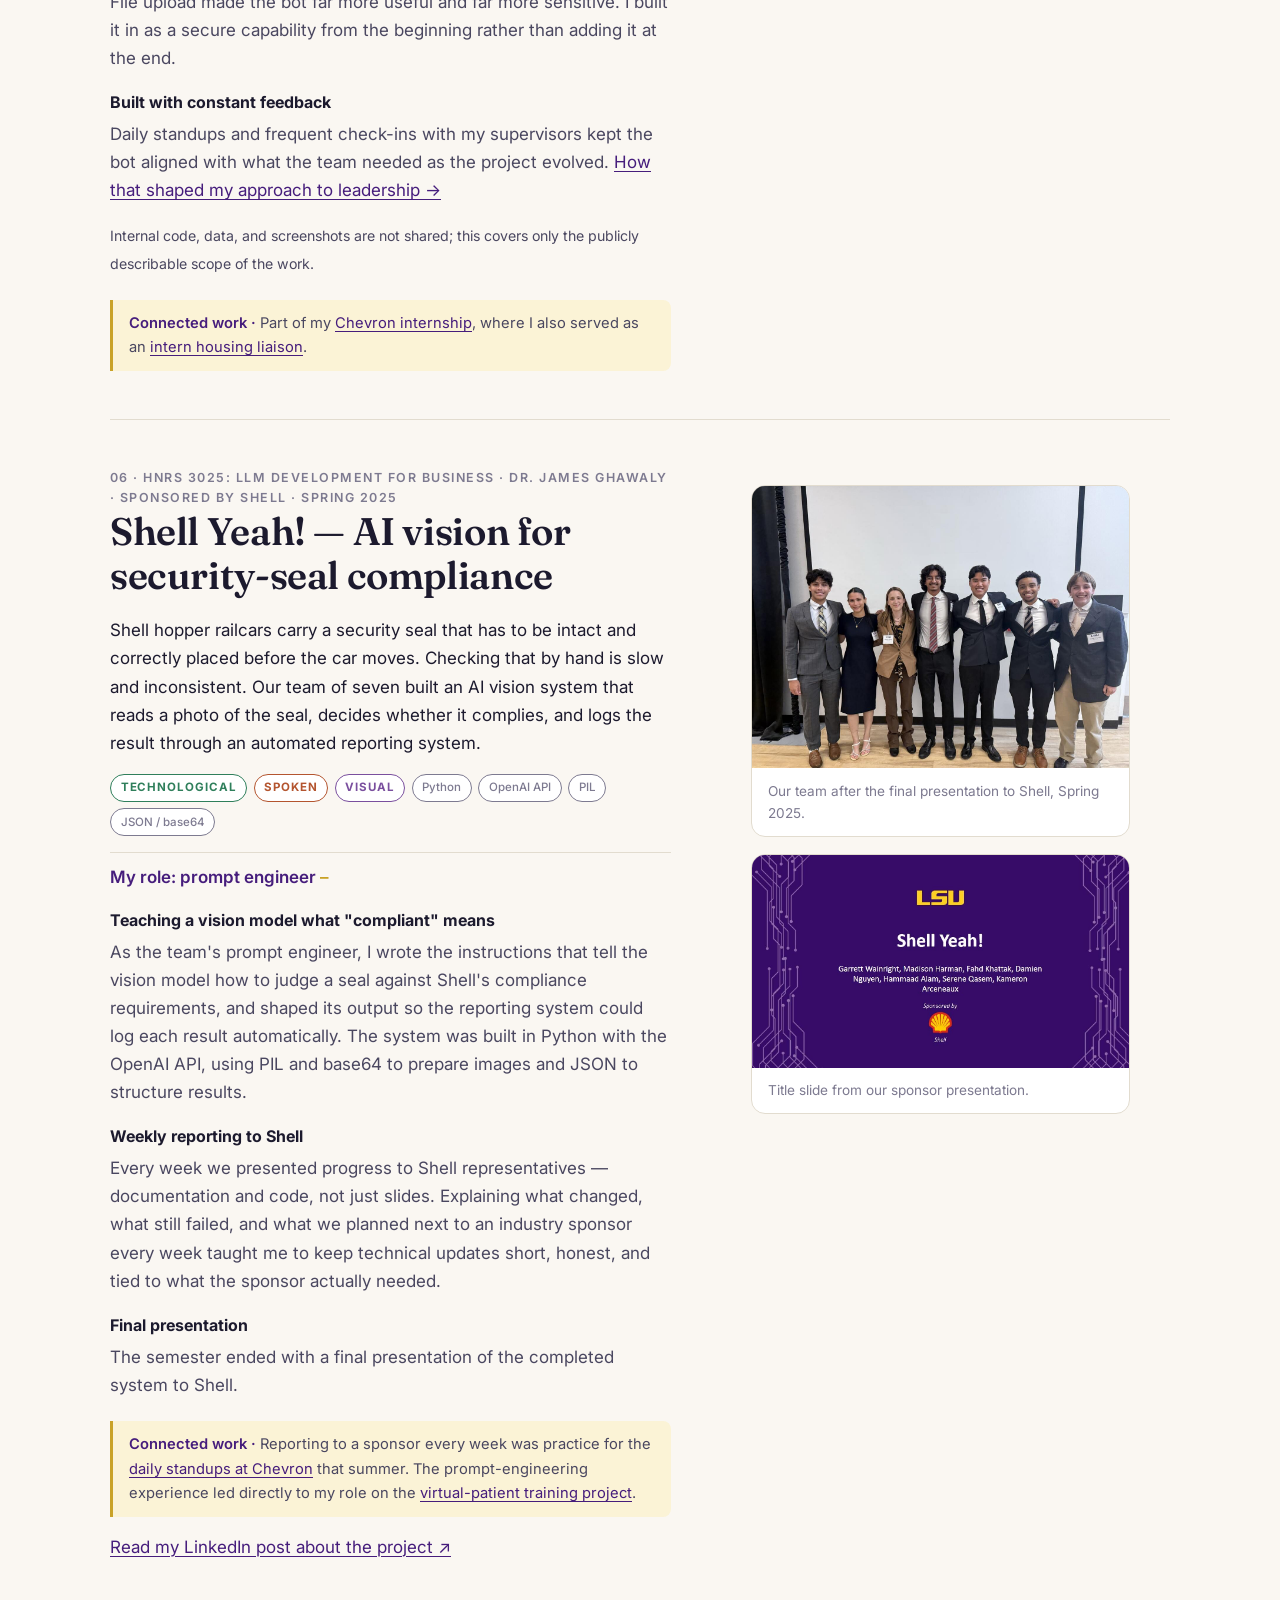
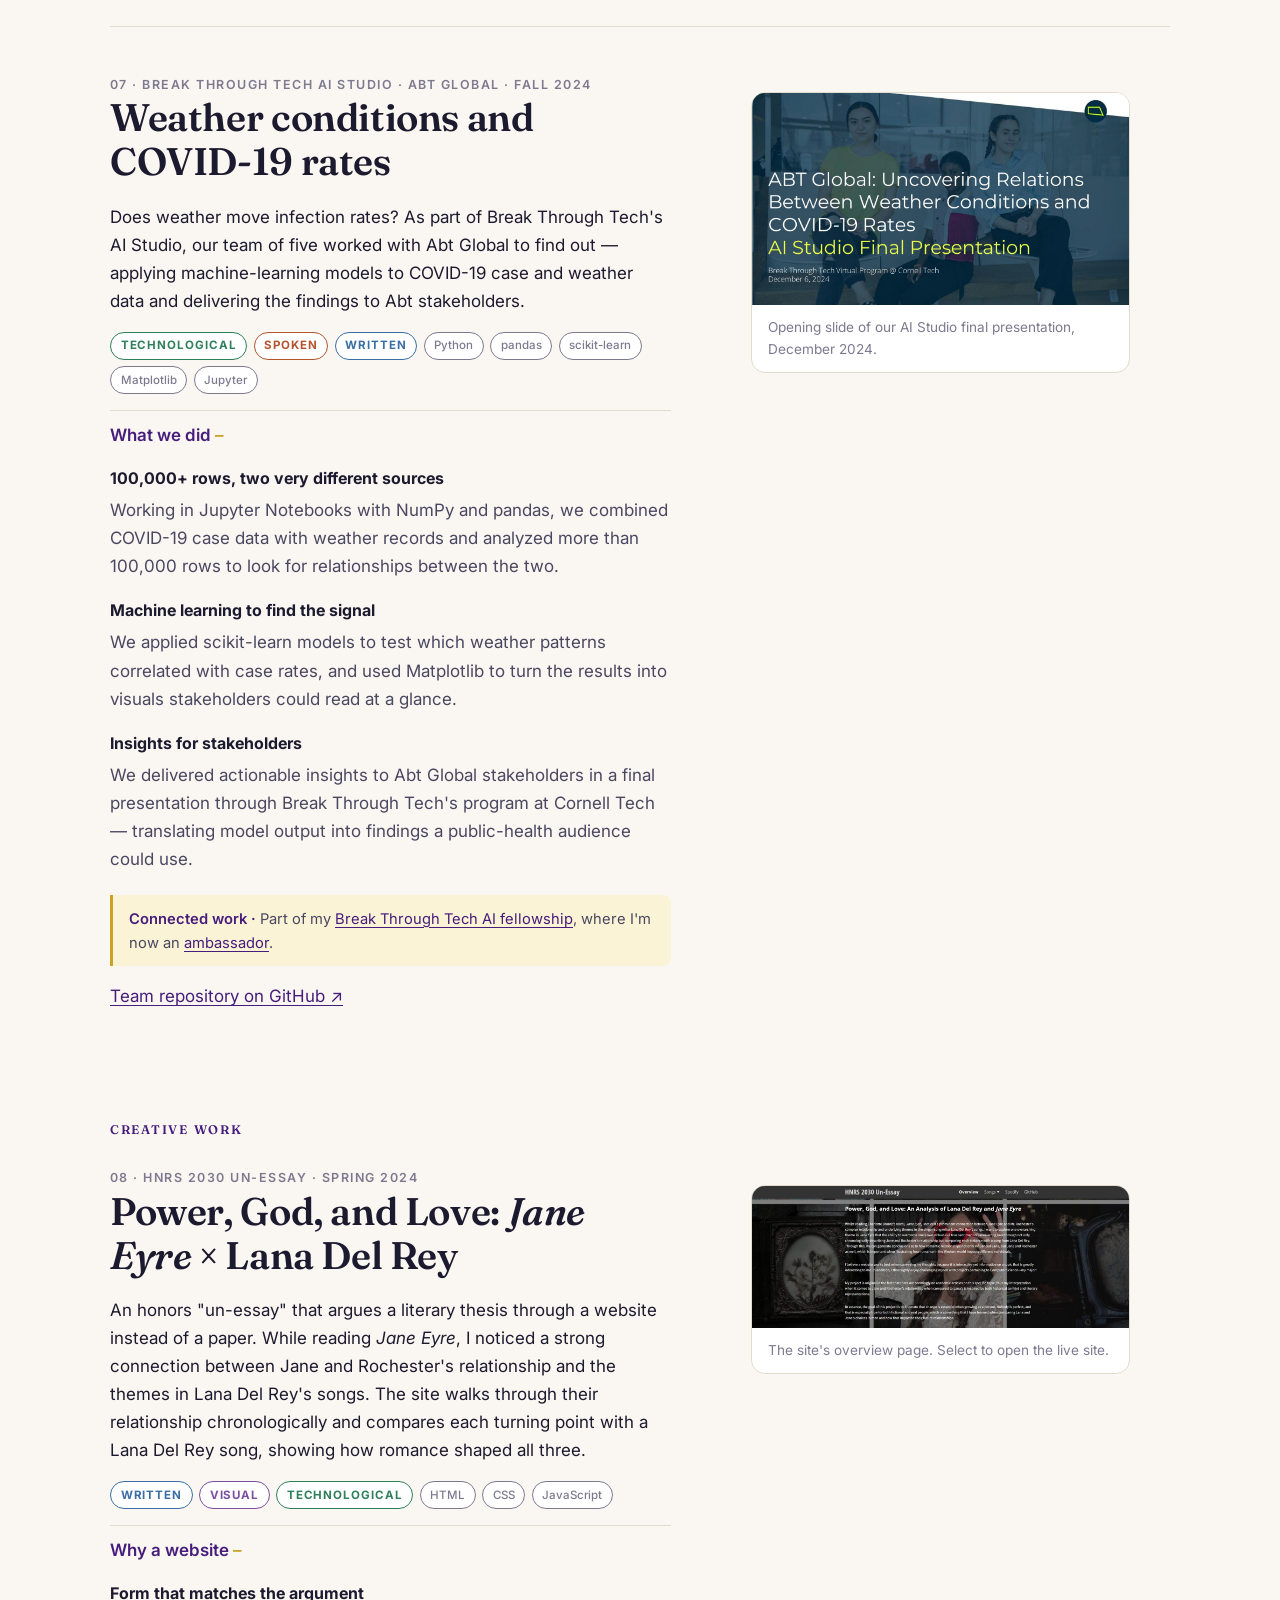
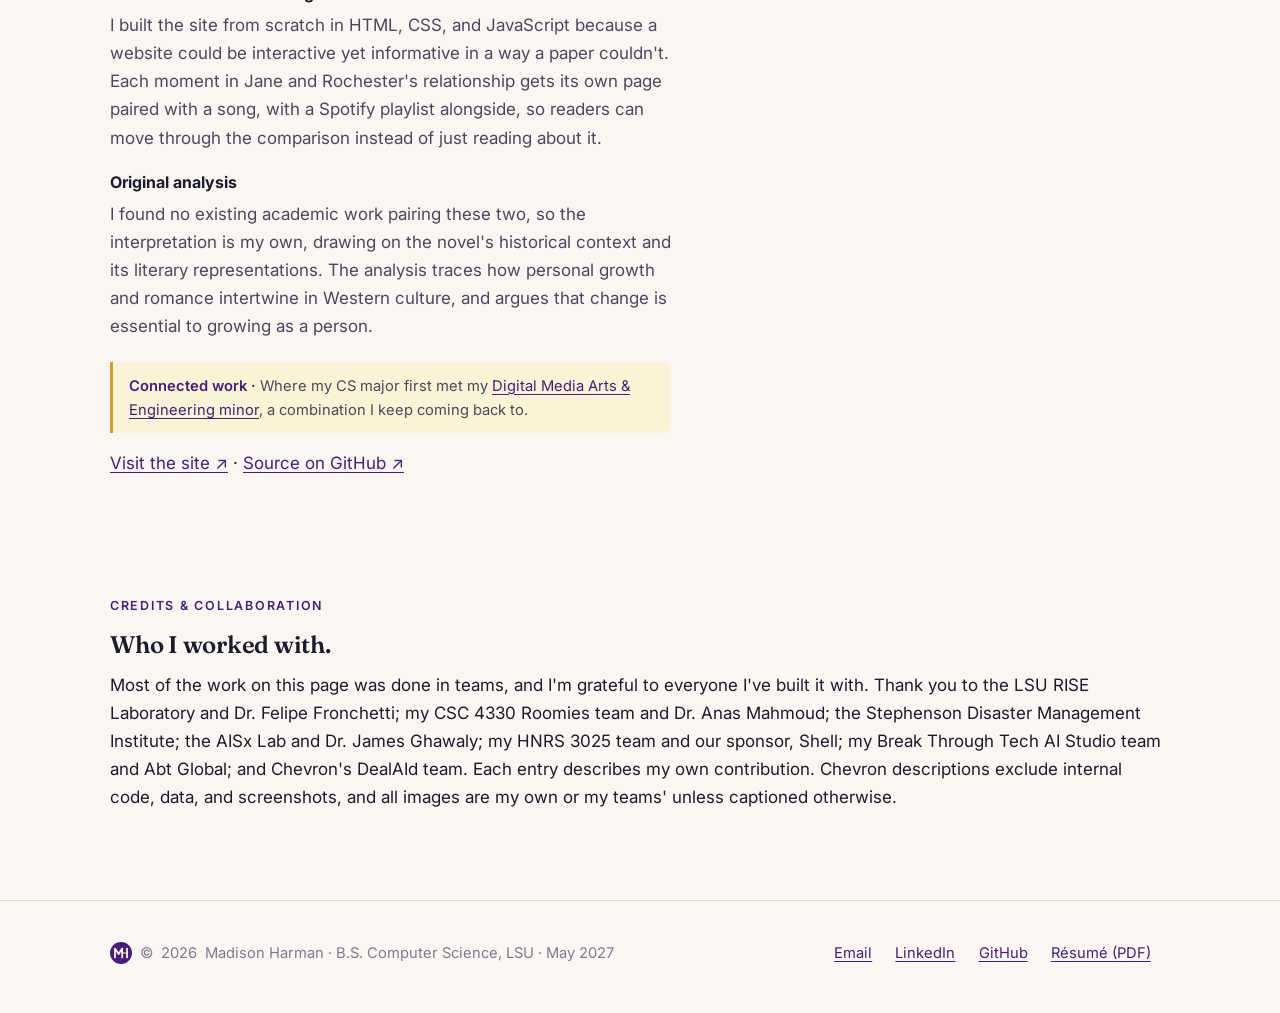
<file: projects.html>
<!DOCTYPE html>
<html lang="en">
<head>
  <meta charset="utf-8">
  <meta name="viewport" content="width=device-width, initial-scale=1">
  <title>Madison Harman — Projects</title>
  <meta name="description" content="Selected projects by Madison Harman: virtual-patient training simulation, Roomies app design, hurricane outage prediction, 3D point cloud benchmarks, an agentic Teams chatbot, and more.">
  <link rel="icon" href="favicon.svg" type="image/svg+xml">
  <link rel="icon" href="favicon.ico" sizes="32x32">
  <link rel="apple-touch-icon" href="apple-touch-icon.png">
  <meta name="theme-color" content="#461d7c">
  <meta property="og:image" content="assets/brand/mark-512.png">
  <link rel="preconnect" href="https://fonts.googleapis.com">
  <link href="https://fonts.googleapis.com/css2?family=Fraunces:wght@600;700&family=Inter:wght@400;500;600&display=swap" rel="stylesheet">
  <link rel="stylesheet" href="styles.css">
</head>
<body>
  <a class="skip" href="#main">Skip to content</a>

  <header class="site-header">
    <div class="wrap">
      <a class="brand" href="index.html" aria-label="Madison Harman, home">
        <img src="assets/brand/logo-mark.svg" alt="" width="36" height="36">
        <span class="brand-name">Madison Harman</span>
      </a>
      <nav aria-label="Primary">
        <button class="nav-toggle" aria-expanded="false" aria-controls="primary-nav">Menu</button>
        <ul id="primary-nav">
          <li><a href="index.html">Home</a></li>
          <li><a href="projects.html">Projects</a></li>
          <li><a href="experience.html">Experience</a></li>
          <li><a href="about.html">About</a></li>
        </ul>
      </nav>
    </div>
  </header>

  <main id="main">
    <section class="hero" style="padding-bottom:2rem;">
      <div class="wrap">
        <span class="eyebrow">Projects</span>
        <h1>Work I'm proud of.</h1>
        <p class="lede">
          Applied machine learning, geospatial data engineering, 3D computer vision, and interfaces built for
          real users. Current work first; each entry notes what I personally did and what evidence it provides.
        </p>
        <div class="project-jump" aria-label="Jump to project">
          <a href="#virtual-patient">Virtual-patient training</a>
          <a href="#roomies">Roomies</a>
          <a href="#powercast">POWERCAST</a>
          <a href="#point-cloud">3D benchmark</a>
          <a href="#chevron-bot">Chevron chatbot</a>
          <a href="#shell">Shell seal analysis</a>
          <a href="#abt-global">Abt Global AI Studio</a>
          <a href="#jane-eyre">Jane Eyre × Lana Del Rey</a>
        </div>
      </div>
    </section>

    <div class="wrap">

      <h2 class="eyebrow" style="margin-top:2rem;">Current work</h2>

      <!-- ============ 01 VIRTUAL PATIENT ============ -->
      <article class="project" id="virtual-patient" style="border-top:0; padding-top:1rem;">
        <div class="project-grid">
          <div>
            <div class="kicker">01 · Honors capstone thesis · LSU RISE Lab · Dr. Felipe Fronchetti · <span class="status">In progress</span></div>
            <h2>Virtual-patient communication training</h2>
            <p>
              A simulation application where healthcare learners practice difficult conversations — such as
              substance-use discussions — with AI-driven virtual patients and family members, then get feedback on both
              what they covered and how they communicated. I'm building it with teammates Jenah Mansour and Nour Khalifa,
              and my part is the <strong>Coaching AI</strong>: the system that will decide whether a learner met each
              communication objective, and explain why.
            </p>
            <div class="tags">
              <span class="tag tech">Technological</span>
              <span class="tag written">Written</span>
              <span class="tag plain">LLM prompt engineering</span><span class="tag plain">Rubric design</span><span class="tag plain">Evaluation</span>
            </div>
            <details open>
              <summary>What I'm building: the Coaching AI</summary>
              <p><small>This work is in progress. The sections below describe my plan for the system and my thesis.</small></p>
              <h4>Turning a rubric into something a model can check</h4>
              <p>
                "Showed empathy" or "asked about substance use without judgment" is easy for an instructor to recognize and
                hard for software to detect. I'll build representations of each objective's completion conditions and rubric
                so the system can tell, from the conversation, whether an objective was met.
              </p>
              <h4>Feedback tied to evidence</h4>
              <p>
                A score alone doesn't teach anything. The Coaching AI will generate feedback that points to the specific
                moments in the conversation behind each judgment, so learners can see what worked and what to try differently.
              </p>
              <h4>Coaching that adapts to the learner</h4>
              <p>
                A beginner needs more guidance during a conversation; an expert needs to be left alone. I plan to implement
                beginner, intermediate, and expert coaching policies that change when and how the system steps in, and to
                define the report that passes results to the Unity application my teammates are building.
              </p>
              <h4>Measuring whether it's right</h4>
              <p>
                My honors thesis will center on this system and a bounded validation study: comparing the Coaching AI's
                judgments on objective completion and feedback quality against human-reviewed annotations, with error
                analysis of where and why they disagree.
              </p>
              <p class="related">The Coaching AI builds on the prompt engineering I first did for <a href="#shell">Shell's seal-inspection system</a>.</p>
            </details>
          </div>
          <figure class="figure">
            <img src="assets/patricia-main-menu.jpg" alt="Patient communication training prototype in Unity: welcome screen with Start Training, Select Chapter, View Progress, and Settings buttons beside a virtual practice guide in scrubs." loading="lazy">
            <figcaption>The team's current Unity prototype, which offers six conversation scenarios across three difficulty levels. The Coaching AI will power its feedback and progress views.</figcaption>
          </figure>
        </div>
      </article>

      <!-- ============ 02 ROOMIES ============ -->
      <article class="project" id="roomies">
        <div class="project-grid">
          <div>
            <div class="kicker">02 · CSC 4330: Software Systems Development · Dr. Anas Mahmoud · Team of five · <span class="status">In progress</span></div>
            <h2>Roomies: a roommate management app</h2>
            <p>
              A mobile app for shared living: chores, expenses, house rules, maintenance requests, and the conversations
              in between. It serves three kinds of users (residents, resident assistants, and property managers), and our
              team has taken it from a vision card and user stories through lo-fi and hi-fi design.
            </p>
            <div class="tags">
              <span class="tag written">Written</span>
              <span class="tag visual">Visual</span>
              <span class="tag plain">Design review</span><span class="tag plain">Screen descriptions</span><span class="tag plain">User journey maps</span>
            </div>
            <details open>
              <summary>My contribution</summary>
              <h4>Reviewing the design as it evolved</h4>
              <p>
                I incrementally reviewed the team's lo-fi and hi-fi designs as they developed, checking that each version
                stayed true to our user stories and that the jump from lo-fi to hi-fi didn't lose anything along the way.
              </p>
              <h4>Writing the screens into words</h4>
              <p>
                I wrote the descriptions for the hi-fi screens, so the link between the two design stages is clear to anyone
                reading them. They explain three things a screenshot can't:
              </p>
              <ul>
                <li><strong>The onboarding flow:</strong> how a new user gets from the welcome screen into the right household and role.</li>
                <li><strong>Role-based privacy:</strong> why choosing "RA" or "Landlord" never unlocks those dashboards on its own, and what verification does.</li>
                <li><strong>Gamified features:</strong> how nudges and rewards are meant to make keeping up with shared responsibilities feel less like a chore.</li>
              </ul>
              <h4>Every user, every journey</h4>
              <p>
                I made sure our user journey maps covered each user-story perspective (the resident, the RA, and the property
                manager), so that no one's path through the app was left out.
              </p>
              <p class="related">For a website I designed and built myself, see <a href="#jane-eyre"><em>Jane Eyre</em> × Lana Del Rey</a>.</p>
            </details>
          </div>
          <div>
            <figure class="figure">
              <img src="assets/roomies-resident-journey.jpg" alt="Roomies resident journey map with five stages: login, explore home, manage responsibilities, report an issue, and follow up. Rows show activities, a feelings curve from neutral to confident, dipping to frustrated, then relieved, and customer expectations." loading="lazy">
              <figcaption>The resident journey map, one of the three perspectives I made sure our maps covered. The feelings curve dips at "Report an issue," the moment the app most needs to help.</figcaption>
            </figure>
            <figure class="figure" style="margin-top:1rem;">
              <img src="assets/roomies-hifi.jpg" alt="Three Roomies hi-fi mobile screens: a welcome screen reading Better living, together; a role picker for Resident, Resident Assistant, or Landlord; and a Resident Assistant login screen." loading="lazy">
              <figcaption>Team hi-fi screens for onboarding and role selection, part of the flow my screen descriptions explain.</figcaption>
            </figure>
            <figure class="figure" style="margin-top:1rem; display:flex; align-items:center; gap:1rem; padding:1rem;">
              <img src="assets/roomies-logo.png" alt="Roomies app icon: two friendly blob characters, one blue and one green, under a house roofline." loading="lazy" style="width:72px; height:auto; border-radius:16px;">
              <figcaption style="padding:0;">The Roomies app icon: two roommates under one roof.</figcaption>
            </figure>
          </div>
        </div>
      </article>

      <h2 class="eyebrow" style="margin-top:3rem;">Research &amp; industry</h2>

      <!-- ============ 03 POWERCAST ============ -->
      <article class="project" id="powercast" style="border-top:0; padding-top:1rem;">
        <div class="project-grid">
          <div>
            <div class="kicker">03 · SDMI research · Robert Iles · <span class="status">In progress</span></div>
            <h2>POWERCAST: predicting hurricane power outages by parish</h2>
            <p>
              A machine-learning pipeline that estimates how many customers in each Louisiana parish will lose power
              during a landfalling hurricane, so emergency managers can pre-position crews and resources.
              I owned the data pipeline end to end: from raw outage feeds to a feature table a model can learn from.
            </p>
            <div class="tags">
              <span class="tag tech">Technological</span>
              <span class="tag written">Written</span>
              <span class="tag plain">Python</span><span class="tag plain">pandas</span><span class="tag plain">GeoPandas</span>
              <span class="tag plain">Google Earth Engine</span><span class="tag plain">scikit-learn</span>
            </div>
            <details open>
              <summary>What I built</summary>
              <h4>Cleaning data that lies</h4>
              <p>
                The raw PowerOutage.us feed forward-fills gaps, which quietly inflated Hurricane Ida's outage counts by
                roughly a quarter. I audited the source, removed the forward-fill, and resampled every storm onto a
                consistent timeline before anything else was built on top of it.
              </p>
              <h4>Nine storms, one training set</h4>
              <p>
                I extracted landfall ±7-day windows for nine training hurricanes (700K+ parish-hour rows), scored each
                storm's coverage completeness, and recommended excluding two storms whose data was too sparse to trust.
              </p>
              <h4>Features from the physical world</h4>
              <p>
                I parsed HURDAT2 best-track data (including wind radii), built a parish-level Stage IV rainfall pipeline
                that handles two different archive formats, and pulled vegetation, soil, and antecedent soil-moisture
                features from Google Earth Engine — then merged all of it into a single 50+ column feature table.
              </p>
              <h4>Modeling and what the baseline taught us</h4>
              <p>
                A Random Forest baseline performs best so far, with rainfall dominating feature importance. Leave-one-storm-out
                validation exposed systematic over- and under-prediction tied to missing storm-severity features and a
                coordinate-system bug in the distance-from-storm calculation — both documented for the next iteration.
              </p>
              <h4>Why this matters for communication</h4>
              <p>
                Every phase is written up as a technical note for my supervisor and teammates: what was done, what broke,
                and what we decided. Those notes are the reason the next person can pick the pipeline up without me.
              </p>
                          <p class="related">Part of my <a href="experience.html#exp-sdmi">research role at SDMI</a>, where I also build LLM-based tools for disaster-response data.</p>
            </details>
          </div>
          <div>
            <figure class="figure">
              <a href="https://powercast.sdmi.lsu.edu" target="_blank" rel="noopener">
                <img src="assets/powercast-dashboard.jpg" alt="POWERCAST forecasting dashboard: a Louisiana parish map shaded by predicted outage severity along a hurricane track, with a parish ranking list and summary figures for customers affected, restoration hours, economic impact, and generators needed." loading="lazy">
              </a>
              <figcaption>The POWERCAST dashboard running a Category 4 exercise scenario: predicted outage severity by parish, ranked parishes, and estimated restoration time. Select to open the live site.</figcaption>
            </figure>
            <p style="margin-top:.8rem;"><a href="https://powercast.sdmi.lsu.edu" target="_blank" rel="noopener">Visit powercast.sdmi.lsu.edu ↗</a></p>
          </div>
        </div>
      </article>

      <!-- ============ 04 POINT CLOUD ============ -->
      <article class="project" id="point-cloud">
        <div style="max-width:760px;">
            <div class="kicker">04 · AISx Lab · Dr. James Ghawaly · National Park Service–funded · <span class="status">In progress</span></div>
            <h2>3D computer-vision benchmark for historic structures</h2>
            <p>
              Historic buildings are scanned with LiDAR and photogrammetry, but a computer can't analyze a structure it
              can't name. I produce the ground-truth semantic labels — roof, wall, window, foundation, and more — that
              turn raw scans into a benchmark dataset for structural analysis in preservation.
            </p>
            <div class="tags">
              <span class="tag tech">Technological</span>
              <span class="tag written">Written</span>
              <span class="tag visual">Visual</span>
              <span class="tag plain">CloudCompare</span><span class="tag plain">LiDAR</span><span class="tag plain">Python</span><span class="tag plain">E57</span>
            </div>
            <details open>
              <summary>What I do</summary>
              <h4>Consistent labels across scenes</h4>
              <p>
                I've annotated multiple full building scans in CloudCompare. The hard part isn't clicking points — it's
                deciding, and documenting, the edge cases: does a chimney belong to the roof? Is a dormer side a wall or a
                slope? Each scene ships with a labeling-notes file so every annotator makes the same call.
              </p>
              <h4>Tooling when the reference material is missing</h4>
              <p>
                When reference PDFs weren't available for a scan, I wrote a Python script that extracts the embedded
                photographs from the raw .e57 scan files, giving the team visual context to label against.
              </p>
              <h4>Working with the lab</h4>
              <p>
                Labeling conventions only work if everyone applies them the same way. I work with PhD student Ahmad Hadi to
                resolve edge cases and keep labels consistent across scenes.
              </p>
                          <p class="related">Part of my <a href="experience.html#exp-aisx">research assistantship at the AISx Lab</a>.</p>
            </details>
          </div>
      </article>

      <!-- ============ 05 CHEVRON ============ -->
      <article class="project" id="chevron-bot">
        <div class="project-grid">
          <div>
            <div class="kicker">05 · Chevron · Software Engineering Intern · Summer 2025</div>
            <h2>Agentic Microsoft Teams chatbot for Chevron's DealAId team</h2>
            <p>
              During my first industry internship, I built a tool for Chevron's DealAId team to use in their daily workflow.
              It's a Microsoft Teams chatbot, written in Python on the Azure Bot Framework, that brings an agentic AI assistant into
              Teams, where they already work — with interactive UI elements instead of plain text prompts, and secure file upload so documents
              could be handled inside the chat.
            </p>
            <div class="tags">
              <span class="tag tech">Technological</span>
              <span class="tag spoken">Spoken</span>
              <span class="tag plain">Python</span><span class="tag plain">Azure Bot Framework</span><span class="tag plain">Agentic AI</span><span class="tag plain">Microsoft Teams</span>
            </div>
            <details open>
              <summary>What went into it</summary>
              <h4>Meeting users where they work</h4>
              <p>
                Building inside Teams meant the team didn't have to adopt another app. The challenge was making a chat window
                feel like a tool: interactive cards and buttons guide users through tasks rather than leaving them to guess
                what to type.
              </p>
              <h4>Security from the start</h4>
              <p>
                File upload made the bot far more useful and far more sensitive. I built it in as a secure capability from the
                beginning rather than adding it at the end.
              </p>
              <h4>Built with constant feedback</h4>
              <p>
                Daily standups and frequent check-ins with my supervisors kept the bot aligned with what the team needed as
                the project evolved. <a href="experience.html#leadership">How that shaped my approach to leadership →</a>
              </p>
              <p><small>Internal code, data, and screenshots are not shared; this covers only the publicly describable scope of the work.</small></p>
                          <p class="related">Part of my <a href="experience.html#exp-chevron">Chevron internship</a>, where I also served as an <a href="experience.html#leadership">intern housing liaison</a>.</p>
            </details>
          </div>
          <figure class="figure">
            <img src="assets/chevron-interns-leadership.jpg" alt="Madison and three fellow Chevron interns posing with a Chevron executive in front of a Chevron 'the human energy company' backdrop." loading="lazy">
            <figcaption>With fellow interns and Chevron leadership at the Houston campus, summer 2025.</figcaption>
          </figure>
        </div>
      </article>

      <!-- ============ 06 SHELL ============ -->
      <article class="project" id="shell">
        <div class="project-grid">
          <div>
            <div class="kicker">06 · HNRS 3025: LLM Development for Business · Dr. James Ghawaly · Sponsored by Shell · Spring 2025</div>
            <h2>Shell Yeah! — AI vision for security-seal compliance</h2>
            <p>
              Shell hopper railcars carry a security seal that has to be intact and correctly placed before the car moves.
              Checking that by hand is slow and inconsistent. Our team of seven built an AI vision system that reads a
              photo of the seal, decides whether it complies, and logs the result through an automated reporting system.
            </p>
            <div class="tags">
              <span class="tag tech">Technological</span>
              <span class="tag spoken">Spoken</span>
              <span class="tag visual">Visual</span>
              <span class="tag plain">Python</span><span class="tag plain">OpenAI API</span><span class="tag plain">PIL</span><span class="tag plain">JSON / base64</span>
            </div>
            <details open>
              <summary>My role: prompt engineer</summary>
              <h4>Teaching a vision model what "compliant" means</h4>
              <p>
                As the team's prompt engineer, I wrote the instructions that tell the vision model how to judge a seal
                against Shell's compliance requirements, and shaped its output so the reporting system could log each
                result automatically. The system was built in Python with the OpenAI API, using PIL and base64 to prepare
                images and JSON to structure results.
              </p>
              <h4>Weekly reporting to Shell</h4>
              <p>
                Every week we presented progress to Shell representatives — documentation and code, not just slides. Explaining
                what changed, what still failed, and what we planned next to an industry sponsor every week taught me to keep
                technical updates short, honest, and tied to what the sponsor actually needed.
              </p>
              <h4>Final presentation</h4>
              <p>
                The semester ended with a final presentation of the completed system to Shell.
              </p>
                          <p class="related">Reporting to a sponsor every week was practice for the <a href="experience.html#leadership">daily standups at Chevron</a> that summer. The prompt-engineering experience led directly to my role on the <a href="#virtual-patient">virtual-patient training project</a>.</p>
            </details>
            <p style="margin-top:1rem;">
              <a href="https://www.linkedin.com/posts/madison-harman-290242289_ai-llm-computervision-activity-7330211863852384256-KEgb/" target="_blank" rel="noopener">Read my LinkedIn post about the project ↗</a>
            </p>
          </div>
          <div>
            <figure class="figure">
              <img src="assets/shell-team.jpg" alt="The seven-person Shell Yeah! team standing together in business attire after the final presentation at LSU." loading="lazy">
              <figcaption>Our team after the final presentation to Shell, Spring 2025.</figcaption>
            </figure>
            <figure class="figure" style="margin-top:1rem;">
              <img src="assets/shell-title-slide.jpg" alt="Title slide reading Shell Yeah! with the team members' names, sponsored by Shell." loading="lazy">
              <figcaption>Title slide from our sponsor presentation.</figcaption>
            </figure>
          </div>
        </div>
      </article>

      <!-- ============ 07 ABT GLOBAL ============ -->
      <article class="project" id="abt-global">
        <div class="project-grid">
          <div>
            <div class="kicker">07 · Break Through Tech AI Studio · Abt Global · Fall 2024</div>
            <h2>Weather conditions and COVID-19 rates</h2>
            <p>
              Does weather move infection rates? As part of Break Through Tech's AI Studio, our team of five worked with
              Abt Global to find out — applying machine-learning models to COVID-19 case and weather data and delivering
              the findings to Abt stakeholders.
            </p>
            <div class="tags">
              <span class="tag tech">Technological</span>
              <span class="tag spoken">Spoken</span>
              <span class="tag written">Written</span>
              <span class="tag plain">Python</span><span class="tag plain">pandas</span><span class="tag plain">scikit-learn</span><span class="tag plain">Matplotlib</span><span class="tag plain">Jupyter</span>
            </div>
            <details open>
              <summary>What we did</summary>
              <h4>100,000+ rows, two very different sources</h4>
              <p>
                Working in Jupyter Notebooks with NumPy and pandas, we combined COVID-19 case data with weather records and
                analyzed more than 100,000 rows to look for relationships between the two.
              </p>
              <h4>Machine learning to find the signal</h4>
              <p>
                We applied scikit-learn models to test which weather patterns correlated with case rates, and used Matplotlib
                to turn the results into visuals stakeholders could read at a glance.
              </p>
              <h4>Insights for stakeholders</h4>
              <p>
                We delivered actionable insights to Abt Global stakeholders in a final presentation through Break Through
                Tech's program at Cornell Tech — translating model output into findings a public-health audience could use.
              </p>
                          <p class="related">Part of my <a href="experience.html#exp-btt">Break Through Tech AI fellowship</a>, where I'm now an <a href="experience.html#community">ambassador</a>.</p>
            </details>
            <p style="margin-top:1rem;">
              <a href="https://github.com/iiqueenizzy13/AbtGlobal_1B" target="_blank" rel="noopener">Team repository on GitHub ↗</a>
            </p>
          </div>
          <figure class="figure">
            <img src="assets/abt-title-slide.jpg" alt="Title slide: ABT Global — Uncovering Relations Between Weather Conditions and COVID-19 Rates, AI Studio Final Presentation, Break Through Tech at Cornell Tech, December 6, 2024." loading="lazy">
            <figcaption>Opening slide of our AI Studio final presentation, December 2024.</figcaption>
          </figure>
        </div>
      </article>

      <h2 class="eyebrow" style="margin-top:3rem;">Creative work</h2>

      <!-- ============ 08 JANE EYRE ============ -->
      <article class="project" id="jane-eyre" style="border-top:0; padding-top:1rem;">
        <div class="project-grid">
          <div>
            <div class="kicker">08 · HNRS 2030 Un-Essay · Spring 2024</div>
            <h2>Power, God, and Love: <em>Jane Eyre</em> × Lana Del Rey</h2>
            <p>
              An honors "un-essay" that argues a literary thesis through a website instead of a paper. While reading
              <em>Jane Eyre</em>, I noticed a strong connection between Jane and Rochester's relationship and the themes in
              Lana Del Rey's songs. The site walks through their relationship chronologically and compares each turning
              point with a Lana Del Rey song, showing how romance shaped all three.
            </p>
            <div class="tags">
              <span class="tag written">Written</span>
              <span class="tag visual">Visual</span>
              <span class="tag tech">Technological</span>
              <span class="tag plain">HTML</span><span class="tag plain">CSS</span><span class="tag plain">JavaScript</span>
            </div>
            <details open>
              <summary>Why a website</summary>
              <h4>Form that matches the argument</h4>
              <p>
                I built the site from scratch in HTML, CSS, and JavaScript because a website could be interactive yet
                informative in a way a paper couldn't. Each moment in Jane and Rochester's relationship gets its own page
                paired with a song, with a Spotify playlist alongside, so readers can move through the comparison instead
                of just reading about it.
              </p>
              <h4>Original analysis</h4>
              <p>
                I found no existing academic work pairing these two, so the interpretation is my own, drawing on the novel's
                historical context and its literary representations. The analysis traces how personal growth and romance
                intertwine in Western culture, and argues that change is essential to growing as a person.
              </p>
                          <p class="related">Where my CS major first met my <a href="about.html#education">Digital Media Arts &amp; Engineering minor</a>, a combination I keep coming back to.</p>
            </details>
            <p style="margin-top:1rem;">
              <a href="https://madisonharman.github.io/Jane-Eyre.x.Lana-Del-Rey/" target="_blank" rel="noopener">Visit the site ↗</a> ·
              <a href="https://github.com/MadisonHarman/Jane-Eyre.x.Lana-Del-Rey" target="_blank" rel="noopener">Source on GitHub ↗</a>
            </p>
          </div>
          <figure class="figure">
            <a href="https://madisonharman.github.io/Jane-Eyre.x.Lana-Del-Rey/" target="_blank" rel="noopener">
              <img src="assets/jane-eyre-site.jpg" alt="Landing page of the Jane Eyre × Lana Del Rey un-essay website, titled Power, God, and Love, with an overview essay over a dark photo collage." loading="lazy">
            </a>
            <figcaption>The site's overview page. Select to open the live site.</figcaption>
          </figure>
        </div>
      </article>

      <!-- ============ CREDITS ============ -->
      <section id="credits" style="padding-top:3rem;">
        <span class="eyebrow">Credits &amp; collaboration</span>
        <h2 style="font-size:1.5rem;">Who I worked with.</h2>
        <p>
          Most of the work on this page was done in teams, and I'm grateful to everyone I've built it with. Thank you to the
          LSU RISE Laboratory and Dr. Felipe Fronchetti; my CSC 4330 Roomies team and Dr. Anas Mahmoud; the Stephenson Disaster
          Management Institute; the AISx Lab and Dr. James Ghawaly; my HNRS 3025 team and our sponsor, Shell; my Break Through
          Tech AI Studio team and Abt Global; and Chevron's DealAId team. Each entry describes my own contribution. Chevron
          descriptions exclude internal code, data, and screenshots, and all images are my own or my teams' unless captioned otherwise.
        </p>
      </section>

    </div>
  </main>

  <footer class="site-footer">
    <div class="wrap">
      <div class="footer-brand"><img src="assets/brand/logo-mark.svg" alt="" width="22" height="22"> © <span id="year"></span> Madison Harman · B.S. Computer Science, LSU · May 2027</div>
      <div>
        <a href="mailto:mharma6@lsu.edu">Email</a>
        <a href="https://www.linkedin.com/in/madison-harman-290242289/" target="_blank" rel="noopener">LinkedIn</a>
        <a href="https://github.com/MadisonHarman" target="_blank" rel="noopener">GitHub</a>
        <a href="assets/madison-harman-resume.pdf" download>Résumé (PDF)</a>
      </div>
    </div>
  </footer>

  <script src="script.js"></script>
</body>
</html>
</file>
<file: styles.css>
/* ============================================================
   Madison Harman — Public Portfolio
   Palette: warm paper background, deep ink text, LSU-inspired
   purple + gold used sparingly as accents.
   ============================================================ */

:root {
  --paper: #faf7f2;
  --paper-2: #f1ece3;
  --ink: #1c1a2e;
  --ink-2: #4a4760;
  --muted: #7d7a90;
  --line: #e2dccf;
  --purple: #461d7c;
  --purple-soft: #ece4f6;
  --gold: #c9a227;
  --gold-soft: #fbf3d6;
  --tag-written: #3b6ea5;
  --tag-spoken: #b4552f;
  --tag-visual: #7a4f9e;
  --tag-tech: #2f7f5b;
  --tag-lead: #a8821e;
  --radius: 14px;
  --max: 1100px;
  --font-display: "Fraunces", Georgia, serif;
  --font-body: "Inter", system-ui, -apple-system, "Segoe UI", sans-serif;
}

* { box-sizing: border-box; }
html { scroll-behavior: smooth; }
body {
  margin: 0;
  font-family: var(--font-body);
  font-size: 17px;
  line-height: 1.65;
  color: var(--ink);
  background: var(--paper);
}
img { max-width: 100%; display: block; }
a { color: var(--purple); text-decoration-thickness: 1px; text-underline-offset: 3px; }
a:hover { color: var(--ink); }

h1, h2, h3 { font-family: var(--font-display); font-weight: 600; line-height: 1.15; margin: 0 0 .5em; letter-spacing: -0.01em; }
h1 { font-size: clamp(2.4rem, 5.5vw, 4.2rem); }
h2 { font-size: clamp(1.7rem, 3.2vw, 2.4rem); }
h3 { font-size: 1.25rem; }
p { margin: 0 0 1em; }
.lede { font-size: 1.2rem; color: var(--ink-2); max-width: 46ch; }

.skip { position: absolute; left: -999px; top: 0; background: var(--gold); color: var(--ink); padding: .5rem 1rem; z-index: 100; }
.skip:focus { left: 1rem; top: 1rem; }

.wrap { max-width: var(--max); margin: 0 auto; padding: 0 1.25rem; }

/* ---------- Header / nav ---------- */
.site-header {
  position: sticky; top: 0; z-index: 50;
  background: rgba(250, 247, 242, .92);
  backdrop-filter: blur(10px);
  border-bottom: 1px solid var(--line);
}
.site-header .wrap { display: flex; align-items: center; justify-content: space-between; height: 64px; }
.brand { display: inline-flex; align-items: center; gap: .65rem; text-decoration: none; color: var(--ink); }
.brand img { width: 36px; height: 36px; transition: transform .25s ease; }
.brand:hover img { transform: rotate(-8deg); }
.brand-name { font-family: var(--font-display); font-weight: 600; font-size: 1.15rem; letter-spacing: -0.01em; }
.footer-brand { display: inline-flex; align-items: center; gap: .5rem; }
@media (max-width: 420px) { .brand-name { display: none; } }
nav ul { list-style: none; display: flex; gap: 1.6rem; margin: 0; padding: 0; }
nav a { text-decoration: none; color: var(--ink-2); font-weight: 500; font-size: .95rem; padding: .3rem 0; border-bottom: 2px solid transparent; }
nav a:hover, nav a[aria-current="page"] { color: var(--purple); border-bottom-color: var(--gold); }
.nav-toggle { display: none; background: none; border: 1px solid var(--line); border-radius: 8px; padding: .4rem .6rem; font: inherit; cursor: pointer; }

/* ---------- Sections ---------- */
section { padding: 4.5rem 0; }
section + section { border-top: 1px solid var(--line); }
.eyebrow {
  display: inline-block; font-size: .78rem; letter-spacing: .14em; text-transform: uppercase;
  color: var(--purple); font-weight: 600; margin-bottom: .9rem;
}
.section-head { max-width: 62ch; margin-bottom: 2.2rem; }

/* ---------- Hero ---------- */
.hero { padding: 5.5rem 0 4.5rem; }
.hero-grid { display: grid; grid-template-columns: 1.3fr 1fr; gap: 3rem; align-items: center; }
.hero .intro { font-size: 1.25rem; color: var(--ink-2); max-width: 52ch; }
.hero-meta { display: flex; flex-wrap: wrap; gap: .6rem 1.4rem; font-size: .9rem; color: var(--muted); margin-top: 1.4rem; }
.portrait {
  aspect-ratio: 4 / 5; border-radius: var(--radius); overflow: hidden;
  background: linear-gradient(135deg, var(--purple-soft), var(--gold-soft));
  border: 1px solid var(--line); display: grid; place-items: center;
  color: var(--muted); font-size: .9rem; text-align: center; padding: 1rem;
}
.portrait img { width: 100%; height: 100%; object-fit: cover; }
.portrait:has(img) { padding: 0; }

.btn {
  display: inline-block; padding: .75rem 1.3rem; border-radius: 999px; font-weight: 600;
  text-decoration: none; border: 1.5px solid var(--ink); color: var(--ink); background: transparent;
  transition: background .15s, color .15s;
}
.btn:hover { background: var(--ink); color: var(--paper); }
.btn.primary { background: var(--purple); border-color: var(--purple); color: #fff; }
.btn.primary:hover { background: #351560; border-color: #351560; }
.btn-row { display: flex; flex-wrap: wrap; gap: .8rem; margin-top: 1.8rem; }

/* ---------- Cards & grids ---------- */
.grid-3 { display: grid; grid-template-columns: repeat(3, 1fr); gap: 1.4rem; }
.grid-2 { display: grid; grid-template-columns: repeat(2, 1fr); gap: 1.4rem; }
.card {
  background: #fff; border: 1px solid var(--line); border-radius: var(--radius);
  padding: 1.6rem; box-shadow: 0 1px 0 rgba(28,26,46,.03);
}
.card h3 { margin-top: .2rem; }
.card .num { font-family: var(--font-display); color: var(--gold); font-size: 1.1rem; font-weight: 700; }

/* ---------- Evidence tags ---------- */
.tags { display: flex; flex-wrap: wrap; gap: .4rem; margin: .6rem 0 1rem; }
.tag {
  font-size: .72rem; letter-spacing: .08em; text-transform: uppercase; font-weight: 700;
  padding: .22rem .6rem; border-radius: 999px; border: 1px solid currentColor; background: #fff;
}
.tag.written { color: var(--tag-written); }
.tag.spoken { color: var(--tag-spoken); }
.tag.visual { color: var(--tag-visual); }
.tag.tech { color: var(--tag-tech); }
.tag.lead { color: var(--tag-lead); }
.tag.plain { color: var(--muted); text-transform: none; letter-spacing: 0; font-weight: 500; }

/* ---------- Video block ---------- */
.video-frame {
  position: relative; border-radius: var(--radius); overflow: hidden; border: 1px solid var(--line);
  background: var(--ink); aspect-ratio: 16 / 9;
}
.video-frame video, .video-frame iframe { width: 100%; height: 100%; display: block; border: 0; }
.video-placeholder {
  position: absolute; inset: 0 0 48px 0; display: grid; place-items: center; color: #d9d5e8;
  text-align: center; padding: 2rem; font-size: .95rem; pointer-events: none;
}

/* ---------- Timeline ---------- */
.timeline { list-style: none; margin: 0; padding: 0; border-left: 2px solid var(--line); }
.timeline li { position: relative; padding: 0 0 2.4rem 2rem; }
.timeline li::before {
  content: ""; position: absolute; left: -7px; top: .5rem; width: 12px; height: 12px;
  border-radius: 50%; background: var(--gold); border: 2px solid var(--paper);
}
.timeline .when { font-size: .82rem; letter-spacing: .1em; text-transform: uppercase; color: var(--muted); font-weight: 600; }
.timeline h3 { margin: .2rem 0 .1rem; }
.timeline .org { color: var(--purple); font-weight: 500; margin-bottom: .6rem; }
.timeline ul { margin: .4rem 0 0; padding-left: 1.2rem; color: var(--ink-2); }

/* ---------- Project entries ---------- */
.project { padding: 3rem 0; border-top: 1px solid var(--line); scroll-margin-top: 80px; }
.project:first-of-type { border-top: 0; }
.project-grid { display: grid; grid-template-columns: 1.1fr .9fr; gap: 2.5rem; align-items: start; }
.project .kicker { font-size: .78rem; letter-spacing: .12em; text-transform: uppercase; color: var(--muted); font-weight: 600; }
.project .status { color: var(--gold); }
.figure {
  border: 1px solid var(--line); border-radius: var(--radius); overflow: hidden; background: #fff;
}
.figure .ph {
  aspect-ratio: 16 / 10; display: grid; place-items: center; background: var(--paper-2);
  color: var(--muted); font-size: .9rem; text-align: center; padding: 1rem;
}
.figure figcaption { font-size: .85rem; color: var(--muted); padding: .7rem 1rem; }
details { margin-top: 1rem; border-top: 1px solid var(--line); padding-top: .6rem; }
summary { cursor: pointer; font-weight: 600; color: var(--purple); list-style: none; }
summary::after { content: " +"; color: var(--gold); }
details[open] summary::after { content: " –"; }
details h4 { margin: 1rem 0 .3rem; font-size: 1rem; }
details p, details li { color: var(--ink-2); }
.related {
  margin: 1.4rem 0 0; padding: .7rem 1rem; border-left: 3px solid var(--gold);
  background: var(--gold-soft); border-radius: 0 8px 8px 0; font-size: .92rem; color: var(--ink-2);
}
.related::before { content: "Connected work · "; font-weight: 600; color: var(--purple); }
.timeline li { scroll-margin-top: 90px; }
section[id] { scroll-margin-top: 70px; }
.project-jump { display: flex; flex-wrap: wrap; gap: .5rem; margin-bottom: 1rem; }
.project-jump a { font-size: .85rem; padding: .35rem .8rem; border: 1px solid var(--line); border-radius: 999px; text-decoration: none; background: #fff; }

/* ---------- Skills / lists ---------- */
.kv { display: grid; grid-template-columns: 180px 1fr; gap: .6rem 1.5rem; }
.kv dt { font-weight: 600; color: var(--ink-2); }
.kv dd { margin: 0; }
.pill-list { display: flex; flex-wrap: wrap; gap: .45rem; padding: 0; margin: 0; list-style: none; }
.pill-list li { background: var(--paper-2); border-radius: 999px; padding: .3rem .8rem; font-size: .9rem; }
.honors { columns: 2; column-gap: 2rem; padding-left: 1.2rem; }

/* ---------- Callout ---------- */
.callout { background: var(--gold-soft); border: 1px solid #ead9a3; border-radius: var(--radius); padding: 1.4rem 1.6rem; }
.callout-purple { background: var(--purple-soft); border-color: #d7c7ec; }

/* ---------- Footer ---------- */
.site-footer { border-top: 1px solid var(--line); padding: 2.5rem 0 3rem; color: var(--muted); font-size: .92rem; }
.site-footer .wrap { display: flex; flex-wrap: wrap; justify-content: space-between; gap: 1rem; align-items: center; }
.site-footer a { margin-right: 1.2rem; }

/* ---------- Responsive ---------- */
@media (max-width: 860px) {
  .hero-grid, .project-grid, .grid-3, .grid-2 { grid-template-columns: 1fr; }
  .honors { columns: 1; }
  .kv { grid-template-columns: 1fr; gap: .1rem 0; }
  .kv dd { margin-bottom: .8rem; }
  .nav-toggle { display: inline-block; }
  nav ul { display: none; position: absolute; top: 64px; left: 0; right: 0; flex-direction: column; gap: 0;
    background: var(--paper); border-bottom: 1px solid var(--line); padding: .5rem 1.25rem 1rem; }
  nav ul.open { display: flex; }
  nav li { padding: .5rem 0; }
}
</file>
